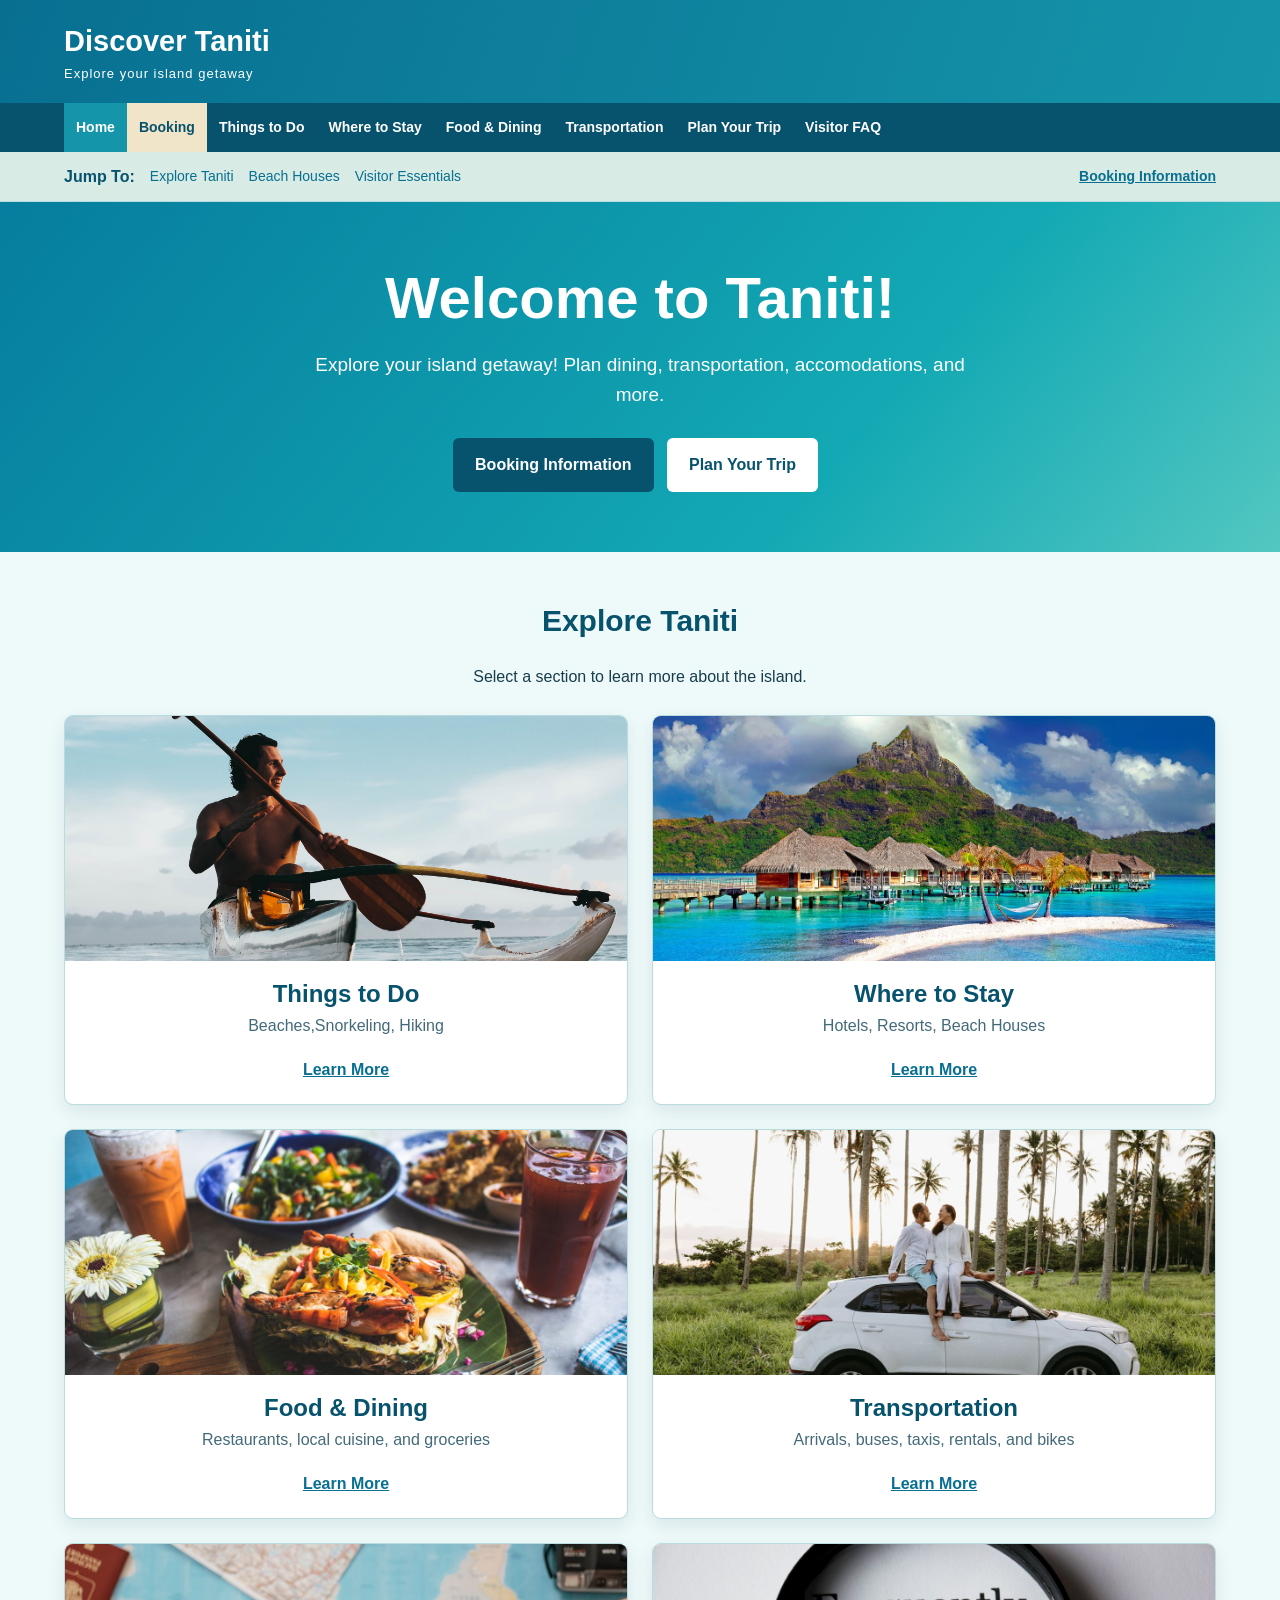
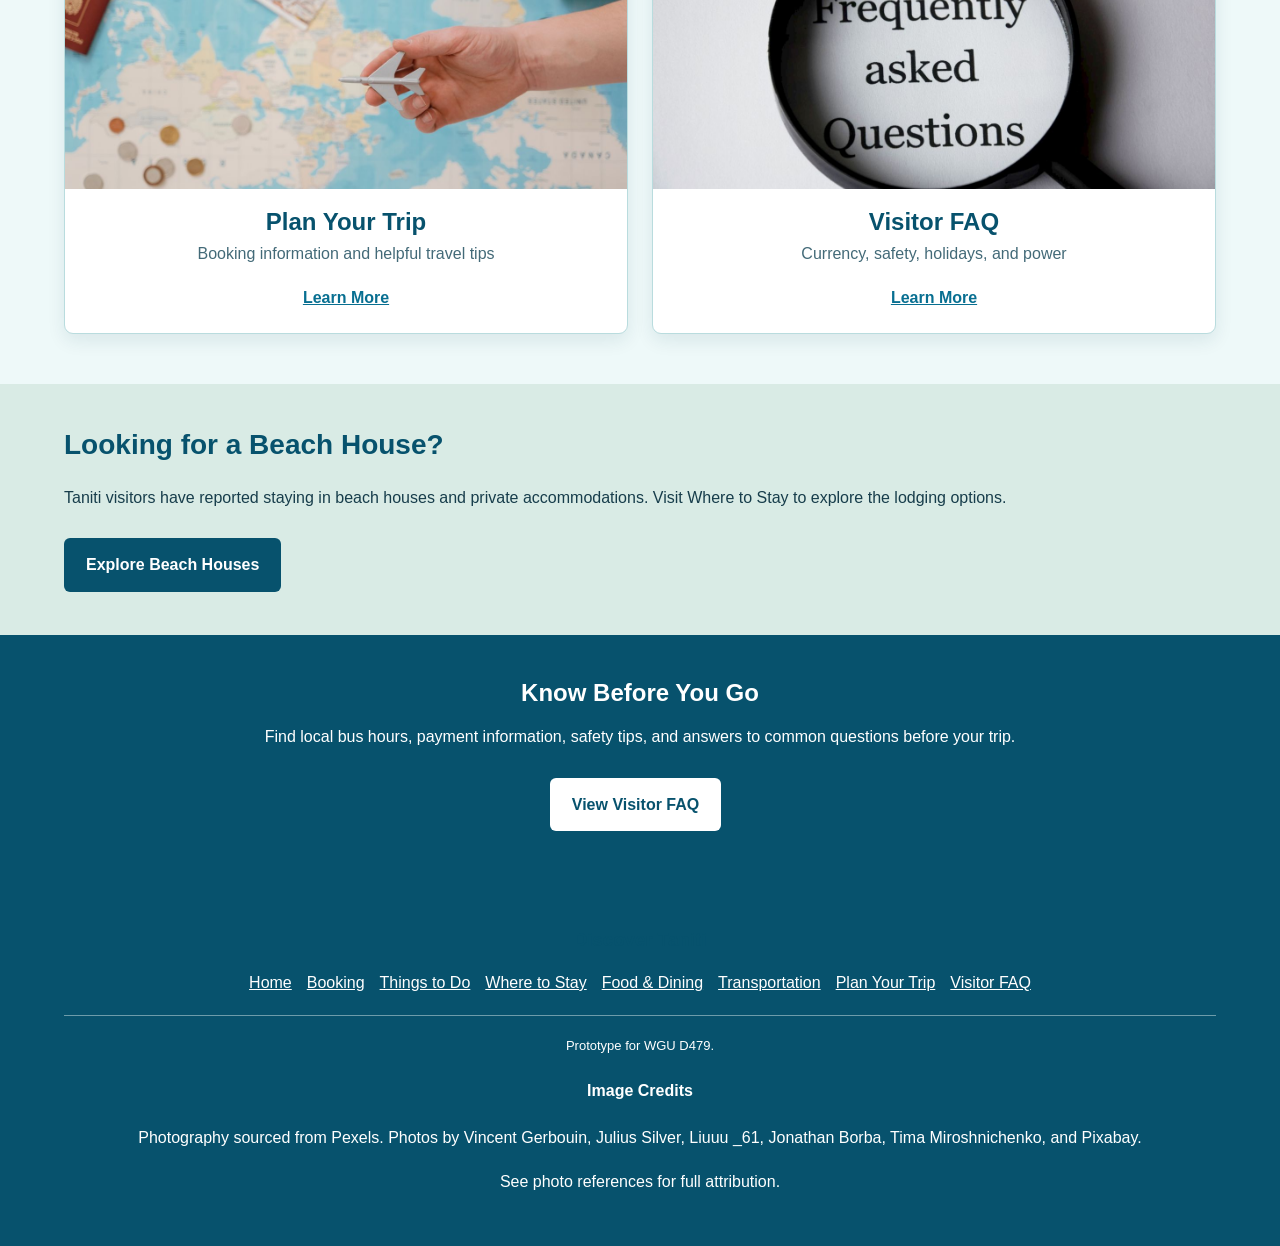
<file: PerkinsNathanD479Task1/index.html>
<!DOCTYPE html>
<html lang="en">

<head>
    <meta charset="UTF-8">
    <meta name="viewport" content="width=device-width, initial-scale=1.0">
    <meta name="description" content="Plan a trip to Taniti with attractions, accommodations, dining, transport, and travel advice.">
    <title>Home | Discover Taniti</title>
    <link rel="stylesheet" href="styles.css">
    <script src="script.js" defer></script>
</head>

<body>
    <a href="#main-content" class="skip-link">Skip to main content</a>

    <!-- Header -->
    <header class="site-header">
        <div class="container header-content">
            <div class="site-title">
                <a href="index.html">Discover Taniti</a>
                <p>Explore your island getaway</p>
            </div>

            <!-- Booking available via mobile -->
            <div class="header-shortcuts">
                <a href="index.html">Home</a>
                <a href="booking.html" class="shortcut-booking">Booking</a>
            </div>
            <button type="button" class="menu-toggle" aria-controls="primary-navigation"
                    aria-expanded="false">Menu</button>
        </div>
    </header>

    <!-- Menu Navigation -->
    <nav class="main-nav" aria-label="Main navigation">
        <div class="container nav-links" id="primary-navigation">
                <a href="index.html" class="active" aria-current="page">Home</a>
                <a href="booking.html">Booking</a>
                <a href="activities.html">Things to Do</a>
                <a href="stay.html">Where to Stay</a>
                <a href="dining.html">Food &amp; Dining</a>
                <a href="transportation.html">Transportation</a>
                <a href="plan.html">Plan Your Trip</a>
                <a href="faq.html">Visitor FAQ</a>
        </div>
    </nav>

    <!-- Secondary Navigation -->
    <nav class="secondary-nav" aria-label="On this page">
        <div class="container secondary-content">
            <div class="jump-links">
                <strong>Jump To:</strong>
                    <a href="#explore">Explore Taniti</a>
                    <a href="#beach-houses">Beach Houses</a>
                    <a href="#essentials">Visitor Essentials</a>
            </div>
            <a class="secondary-booking" href="booking.html">Booking Information</a>
        </div>
    </nav>

    <main id="main-content">
        <!-- Welcome section -->
        <section class="welcome-section">
            <div class="container">
                <h1>Welcome to Taniti!</h1>
                <p>Explore your island getaway! Plan dining, transportation, accomodations, and more.</p>
                <a href="booking.html" class="button">Booking Information</a>
                <a href="plan.html" class="button button-light">Plan Your Trip</a>
            </div>
        </section>

        <!-- Explore Taniti Cards -->
        <section id="explore" class="feature-section">
            <div class="container">
                <h2>Explore Taniti</h2>
                <p>Select a section to learn more about the island.</p>
                <div class="feature-grid">
                <article class="feature-card">
                    <img src="images/kayakstockimage.jpg" alt="" class="feature-photo card-photo"
                         width="800" height="400">
                    <h3>Things to Do</h3>
                    <p>Beaches,Snorkeling, Hiking</p>
                    <a href="activities.html" class="card-link">Learn More</a>
                </article>

                <article class="feature-card">
                    <img src="images/housingstockimage.jpg" alt="" class="feature-photo card-photo"
                         width="800" height="400">
                    <h3>Where to Stay</h3>
                    <p>Hotels, Resorts, Beach Houses</p>
                    <a href="stay.html" class="card-link">Learn More</a>
                </article>

                <article class="feature-card">
                    <img src="images/foodstockimage.jpg" alt="" class="feature-photo card-photo"
                         width="800" height="400">
                    <h3>Food &amp; Dining</h3>
                    <p>Restaurants, local cuisine, and groceries</p>
                    <a href="dining.html" class="card-link">Learn More</a>
                </article>

                <article class="feature-card">
                    <img src="images/vehiclestockimage.jpg" alt="" class="feature-photo card-photo"
                         width="800" height="400">
                    <h3>Transportation</h3>
                    <p>Arrivals, buses, taxis, rentals, and bikes</p>
                    <a href="transportation.html" class="card-link">Learn More</a>
                </article>

                <article class="feature-card">
                    <img src="images/vacationplanstockimage.jpg" alt="" class="feature-photo card-photo"
                         width="800" height="400">
                    <h3>Plan Your Trip</h3>
                    <p>Booking information and helpful travel tips</p>
                    <a href="plan.html" class="card-link">Learn More</a>
                </article>

                <article class="feature-card">
                    <img src="images/faqstockimage.jpg" alt="" class="feature-photo card-photo"
                         width="800" height="400">
                    <h3>Visitor FAQ</h3>
                    <p>Currency, safety, holidays, and power</p>
                    <a href="faq.html" class="card-link">Learn More</a>
                </article>
                </div>
            </div>
        </section>

        <!-- Beach house info, adding after guerrila testing -->
        <section id="beach-houses" class="content-section content-section-alt">
            <div class="container">
                <h2>Looking for a Beach House?</h2>
                <p>Taniti visitors have reported staying in beach houses and private
                   accommodations. Visit Where to Stay to explore the lodging options.</p>
                <a href="stay.html#beach-houses" class="button">Explore Beach Houses</a>
            </div>
        </section>

        <!-- Visitor Essential Info -->
        <section id="essentials" class="callout-section">
            <div class="container">
                <h2>Know Before You Go</h2>
                <p>Find local bus hours, payment information, safety tips, and answers
                   to common questions before your trip.</p>
                <a href="faq.html" class="button button-light">View Visitor FAQ</a>
            </div>
        </section>
    </main>

    
<!-- Footer -->
<footer class="site-footer">
    <div class="container">

        <h3>Discover Taniti</h3>

        <!-- Footer Navigation -->
        <nav aria-label="Footer navigation">
            <a href="index.html">Home</a>
            <a href="booking.html">Booking</a>
            <a href="activities.html">Things to Do</a>
            <a href="stay.html">Where to Stay</a>
            <a href="dining.html">Food &amp; Dining</a>
            <a href="transportation.html">Transportation</a>
            <a href="plan.html">Plan Your Trip</a>
            <a href="faq.html">Visitor FAQ</a>
        </nav>

        <!-- Project Information -->
        <p class="source-note">
            Prototype for WGU D479.
        </p>

        <!-- Image Credits -->
        <div class="image-credits">
            <h4>Image Credits</h4>

            <p>
                Photography sourced from Pexels.
                Photos by Vincent Gerbouin, Julius Silver,
                Liuuu _61, Jonathan Borba,
                Tima Miroshnichenko, and Pixabay.
            </p>

            <p>
                See photo references for full attribution.
            </p>
        </div>

    </div>
</footer>

</body>
</html>
</file>
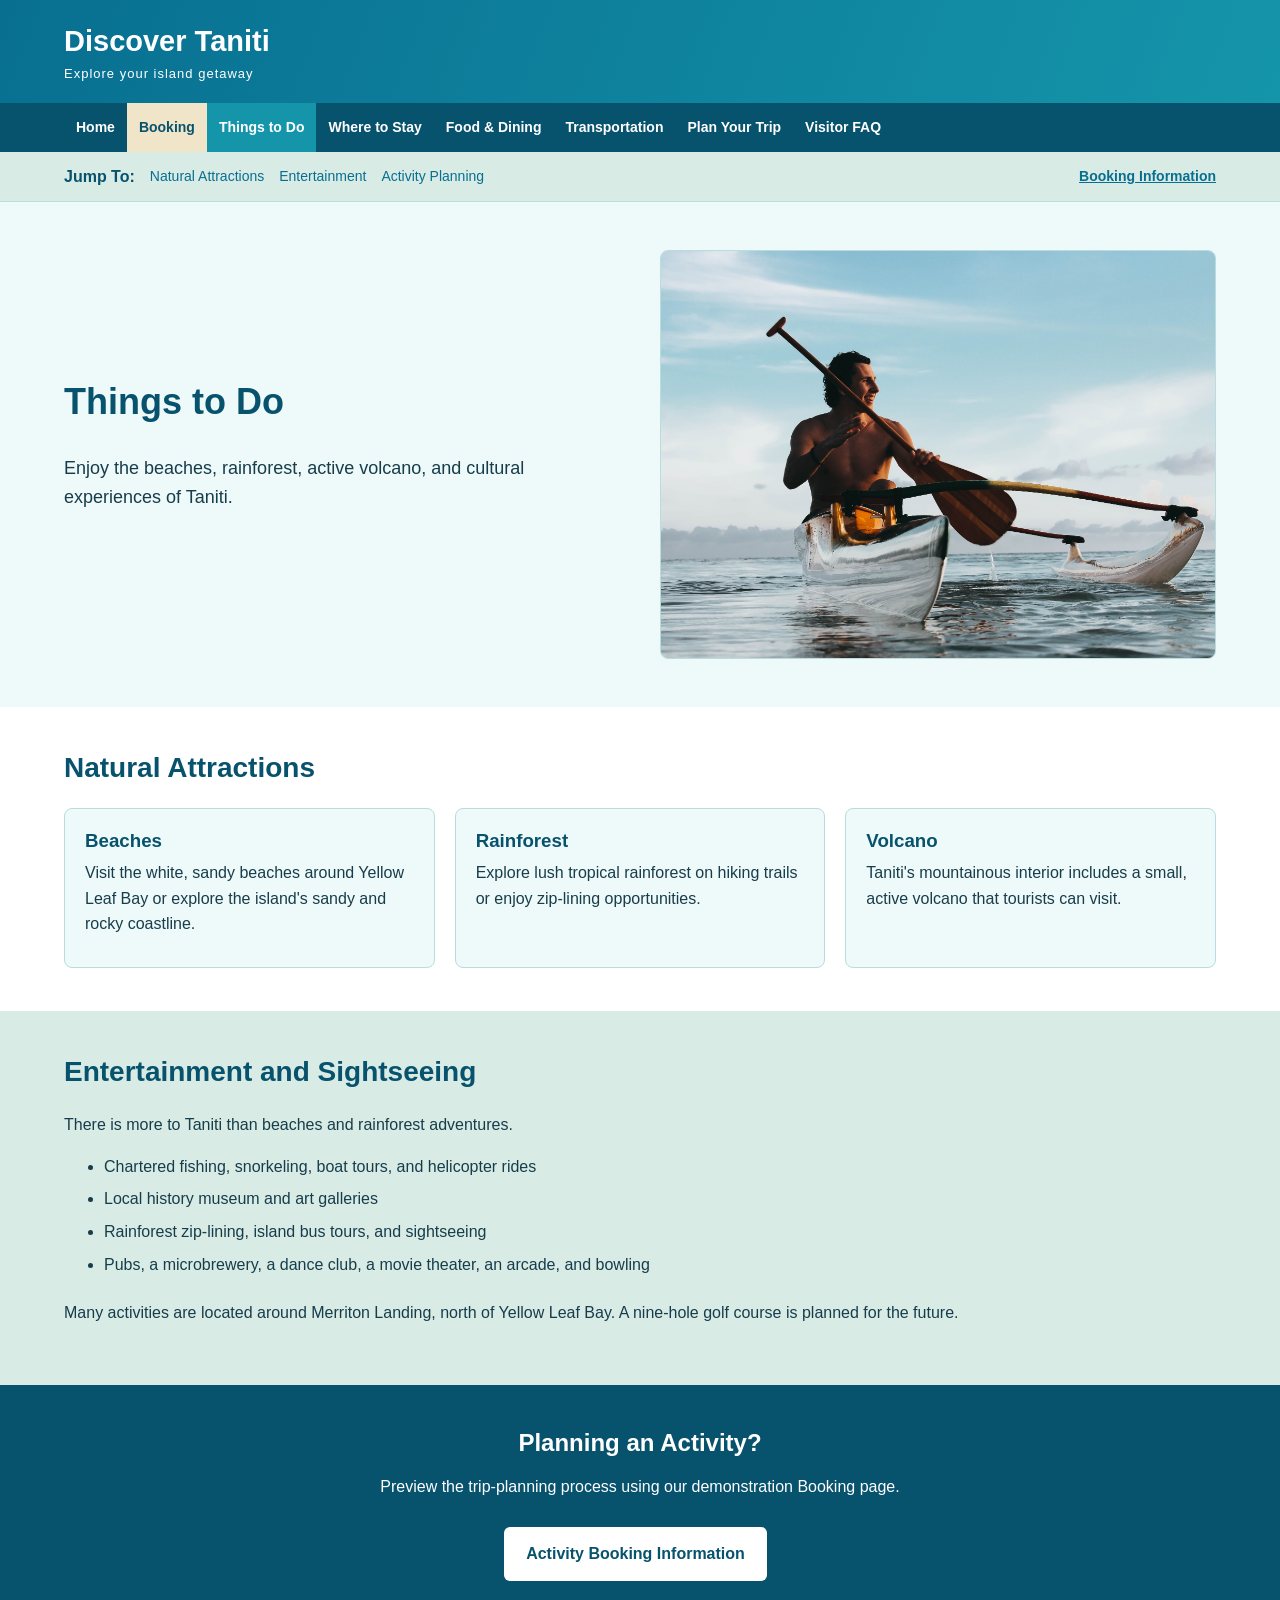
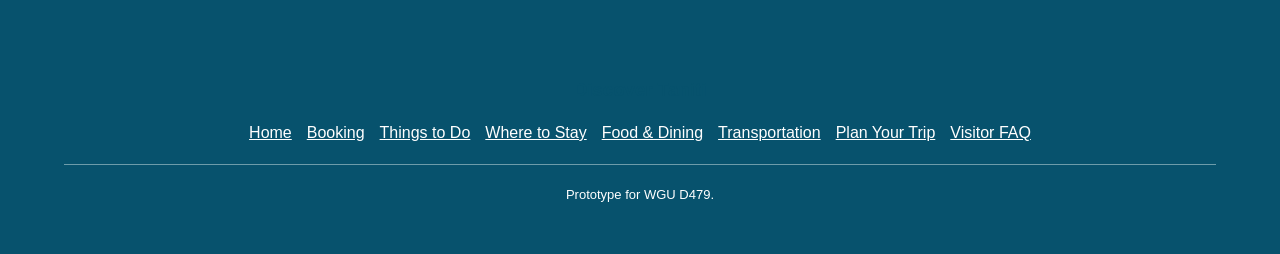
<file: PerkinsNathanD479Task1/activities.html>
<!DOCTYPE html>
<html lang="en">

<head>
    <meta charset="UTF-8">
    <meta name="viewport" content="width=device-width, initial-scale=1.0">
    <meta name="description" content="Explore Taniti beaches, rainforest, volcano and entertainment.">
    <title>Things to Do | Discover Taniti</title>
    <link rel="stylesheet" href="styles.css">
    <script src="script.js" defer></script>
</head>

<body>
    <a href="#main-content" class="skip-link">Skip to main content</a>

    <!-- Header -->
    <header class="site-header">
        <div class="container header-content">
            <div class="site-title">
                <a href="index.html">Discover Taniti</a>
                <p>Explore your island getaway</p>
            </div>

            <!-- HOME AND BOOKING REMAIN ACCESSIBLE ON MOBILE -->
            <div class="header-shortcuts">
                <a href="index.html">Home</a>
                <a href="booking.html" class="shortcut-booking">Booking</a>
            </div>
            <button type="button" class="menu-toggle" aria-controls="primary-navigation"
                    aria-expanded="false">Menu</button>
        </div>
    </header>

    <!-- Menu Navigation -->
    <nav class="main-nav" aria-label="Main navigation">
        <div class="container nav-links" id="primary-navigation">
                <a href="index.html">Home</a>
                <a href="booking.html">Booking</a>
                <a href="activities.html" class="active" aria-current="page">Things to Do</a>
                <a href="stay.html">Where to Stay</a>
                <a href="dining.html">Food &amp; Dining</a>
                <a href="transportation.html">Transportation</a>
                <a href="plan.html">Plan Your Trip</a>
                <a href="faq.html">Visitor FAQ</a>
        </div>
    </nav>

    <!-- Secondary Navigation -->
    <nav class="secondary-nav" aria-label="On this page">
        <div class="container secondary-content">
            <div class="jump-links">
                <strong>Jump To:</strong>
                    <a href="#nature">Natural Attractions</a>
                    <a href="#entertainment">Entertainment</a>
                    <a href="#activity-booking">Activity Planning</a>
            </div>
            <a class="secondary-booking" href="booking.html">Booking Information</a>
        </div>
    </nav>

    <main id="main-content">
        <!-- Page Introduction -->
        <section class="page-intro container">
            <div class="page-intro-text">
                <h1>Things to Do</h1>
                <p>Enjoy the beaches, rainforest, active volcano, and cultural experiences of Taniti.</p>
            </div>
            <img src="images/kayakstockimage.jpg" alt="" class="page-intro-image"
                 width="800" height="400">
        </section>

        <!-- Outdoor Attractions -->
        <section id="nature" class="content-section">
            <div class="container">
                <h2>Natural Attractions</h2>
                <div class="info-grid">
                    <article class="info-card">
                        <h3>Beaches</h3>
                        <p>Visit the white, sandy beaches around Yellow Leaf Bay
                           or explore the island's sandy and rocky coastline.</p>
                    </article>
                    <article class="info-card">
                        <h3>Rainforest</h3>
                        <p>Explore lush tropical rainforest on hiking trails
                           or enjoy zip-lining opportunities.</p>
                    </article>
                    <article class="info-card">
                        <h3>Volcano</h3>
                        <p>Taniti's mountainous interior includes a small,
                           active volcano that tourists can visit.</p>
                    </article>
                </div>
            </div>
        </section>

        <!-- Entertainment -->
        <section id="entertainment" class="content-section content-section-alt">
            <div class="container">
                <h2>Entertainment and Sightseeing</h2>
                <p>There is more to Taniti than beaches and rainforest adventures.</p>
                <ul>
                    <li>Chartered fishing, snorkeling, boat tours, and helicopter rides</li>
                    <li>Local history museum and art galleries</li>
                    <li>Rainforest zip-lining, island bus tours, and sightseeing</li>
                    <li>Pubs, a microbrewery, a dance club, a movie theater,
                        an arcade, and bowling</li>
                </ul>
                <p>Many activities are located around Merriton Landing, north of
                   Yellow Leaf Bay. A nine-hole golf course is planned for the future.</p>
            </div>
        </section>

        <!-- Planning Activities -->
        <section id="activity-booking" class="callout-section">
            <div class="container">
                <h2>Planning an Activity?</h2>
                <p>Preview the trip-planning process using our demonstration Booking page.</p>
                <a href="booking.html?type=activity" class="button button-light">Activity Booking Information</a>
            </div>
        </section>
    </main>


    <!-- Footer -->
    <footer class="site-footer">
        <div class="container">

            <h3>Discover Taniti</h3>

            <!-- Footer Navigation -->
            <nav aria-label="Footer navigation">
                <a href="index.html">Home</a>
                <a href="booking.html">Booking</a>
                <a href="activities.html">Things to Do</a>
                <a href="stay.html">Where to Stay</a>
                <a href="dining.html">Food &amp; Dining</a>
                <a href="transportation.html">Transportation</a>
                <a href="plan.html">Plan Your Trip</a>
                <a href="faq.html">Visitor FAQ</a>
            </nav>

            <!-- Project Information -->
            <p class="source-note">
                Prototype for WGU D479.
            </p>

        </div>
    </footer>

    </body>
    </html>
</file>
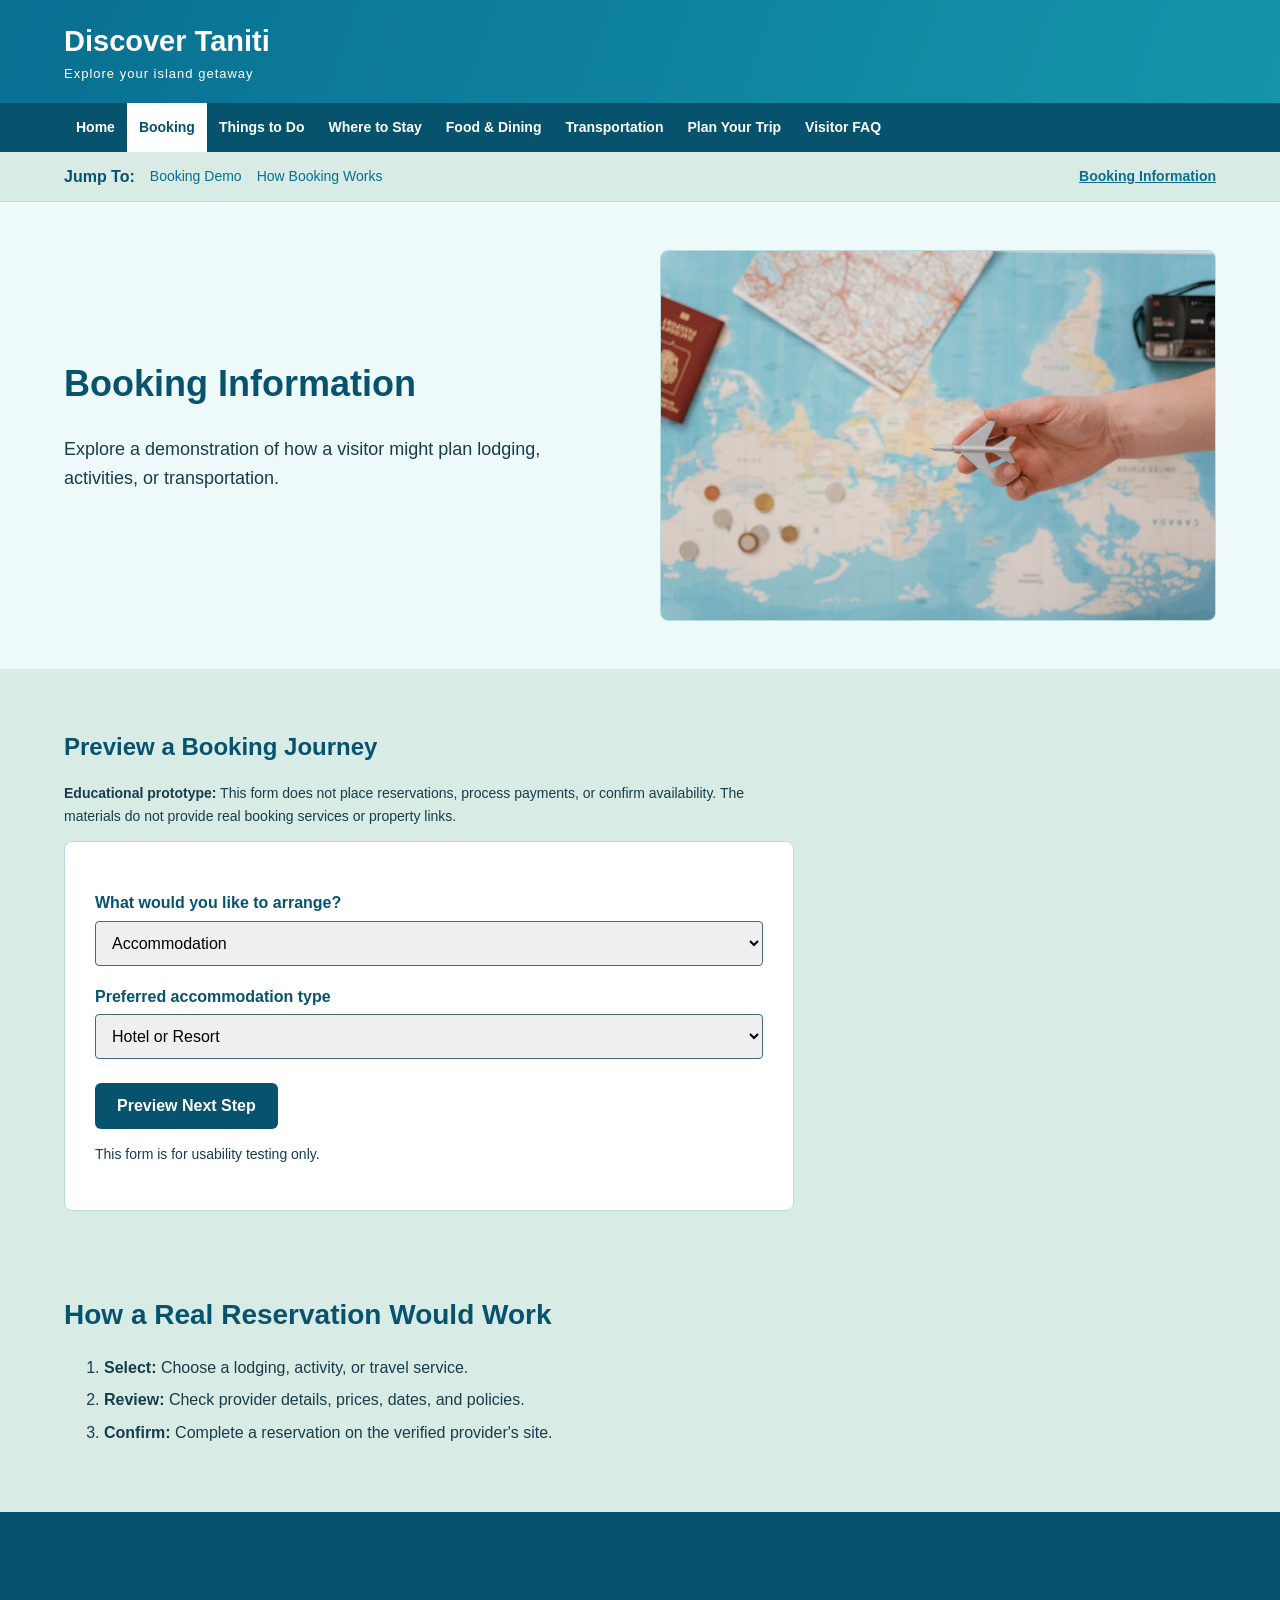
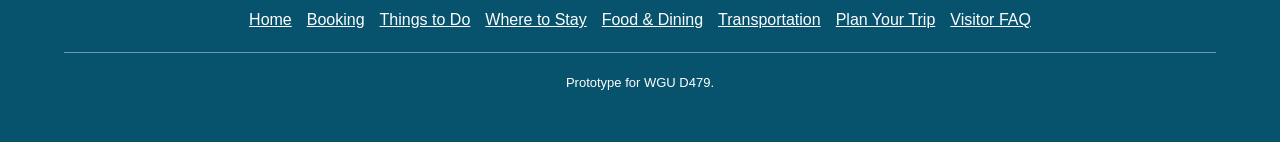
<file: PerkinsNathanD479Task1/booking.html>
<!DOCTYPE html>
<html lang="en">

<head>
    <meta charset="UTF-8">
    <meta name="viewport" content="width=device-width, initial-scale=1.0">
    <meta name="description" content="Explore Taniti lodging, activity, and transportation booking demonstrations.">
    <title>Booking | Discover Taniti</title>
    <link rel="stylesheet" href="styles.css">
    <script src="script.js" defer></script>
</head>

<body>
    <a href="#main-content" class="skip-link">Skip to main content</a>

    <!-- Header -->
    <header class="site-header">
        <div class="container header-content">
            <div class="site-title">
                <a href="index.html">Discover Taniti</a>
                <p>Explore your island getaway</p>
            </div>

            <!-- HOME AND BOOKING REMAIN ACCESSIBLE ON MOBILE -->
            <div class="header-shortcuts">
                <a href="index.html">Home</a>
                <a href="booking.html" class="shortcut-booking">Booking</a>
            </div>
            <button type="button" class="menu-toggle" aria-controls="primary-navigation"
                    aria-expanded="false">Menu</button>
        </div>
    </header>

    <!-- Menu Navigation -->
    <nav class="main-nav" aria-label="Main navigation">
        <div class="container nav-links" id="primary-navigation">
                <a href="index.html">Home</a>
                <a href="booking.html" class="active" aria-current="page">Booking</a>
                <a href="activities.html">Things to Do</a>
                <a href="stay.html">Where to Stay</a>
                <a href="dining.html">Food &amp; Dining</a>
                <a href="transportation.html">Transportation</a>
                <a href="plan.html">Plan Your Trip</a>
                <a href="faq.html">Visitor FAQ</a>
        </div>
    </nav>

    <!-- Secondary Navigation -->
    <nav class="secondary-nav" aria-label="On this page">
        <div class="container secondary-content">
            <div class="jump-links">
                <strong>Jump To:</strong>
                    <a href="#reservation-demo">Booking Demo</a>
                    <a href="#booking-process">How Booking Works</a>
            </div>
            <a class="secondary-booking" href="booking.html">Booking Information</a>
        </div>
    </nav>

    <main id="main-content">
        <!-- Page Intro -->
        <section class="page-intro container">
            <div class="page-intro-text">
                <h1>Booking Information</h1>
                <p>Explore a demonstration of how a visitor might plan lodging, activities, or transportation.</p>
            </div>
            <img src="images/vacationplanstockimage.jpg" alt="" class="page-intro-image"
                 width="800" height="400">
        </section>

        <!-- Booking Demo -->
        <section id="reservation-demo" class="booking-section">
            <div class="container">
                <h2>Preview a Booking Journey</h2>
                <p class="prototype-note"><strong>Educational prototype:</strong>
                   This form does not place reservations, process payments, or
                   confirm availability. The materials do not provide real
                   booking services or property links.</p>

                <form class="booking-form" id="booking-demo">
                    <label for="booking-service">What would you like to arrange?</label>
                    <select id="booking-service" name="service" required>
                        <option value="stay">Accommodation</option>
                        <option value="activity">Activity or Tour</option>
                        <option value="transport">Transportation</option>
                    </select>

                    <div id="stay-options">
                        <label for="stay-type">Preferred accommodation type</label>
                        <select id="stay-type" name="accommodation">
                            <option value="hotel">Hotel or Resort</option>
                            <option value="beach-house">Beach House or Private Rental</option>
                            <option value="bed-breakfast">Bed &amp; Breakfast</option>
                            <option value="hostel">Hostel</option>
                        </select>
                    </div>

                    <button type="submit" class="button">Preview Next Step</button>
                    <p class="form-note">This form is for usability testing only.</p>

                    <div id="booking-result" class="booking-result" role="status"
                         tabindex="-1" hidden>
                        <h3>Next Step</h3>
                        <p id="booking-output"></p>
                        <a id="booking-next" href="stay.html" class="button button-outline">
                            Explore Accommodation Information
                        </a>
                    </div>
                </form>
            </div>
        </section>

        <!-- Booking Process -->
        <section id="booking-process" class="content-section content-section-alt">
            <div class="container">
                <h2>How a Real Reservation Would Work</h2>
                <ol>
                    <li><strong>Select:</strong> Choose a lodging, activity, or travel service.</li>
                    <li><strong>Review:</strong> Check provider details, prices, dates, and policies.</li>
                    <li><strong>Confirm:</strong> Complete a reservation on the verified provider's site.</li>
                </ol>
            </div>
        </section>
    </main>

    <!-- Footer -->
    <footer class="site-footer">
        <div class="container">

            <h3>Discover Taniti</h3>

            <!-- Footer Navigation -->
            <nav aria-label="Footer navigation">
                <a href="index.html">Home</a>
                <a href="booking.html">Booking</a>
                <a href="activities.html">Things to Do</a>
                <a href="stay.html">Where to Stay</a>
                <a href="dining.html">Food &amp; Dining</a>
                <a href="transportation.html">Transportation</a>
                <a href="plan.html">Plan Your Trip</a>
                <a href="faq.html">Visitor FAQ</a>
            </nav>

            <!-- Project Information -->
            <p class="source-note">
                Prototype for WGU D479.
            </p>

        </div>
    </footer>

    </body>
    </html>
</file>
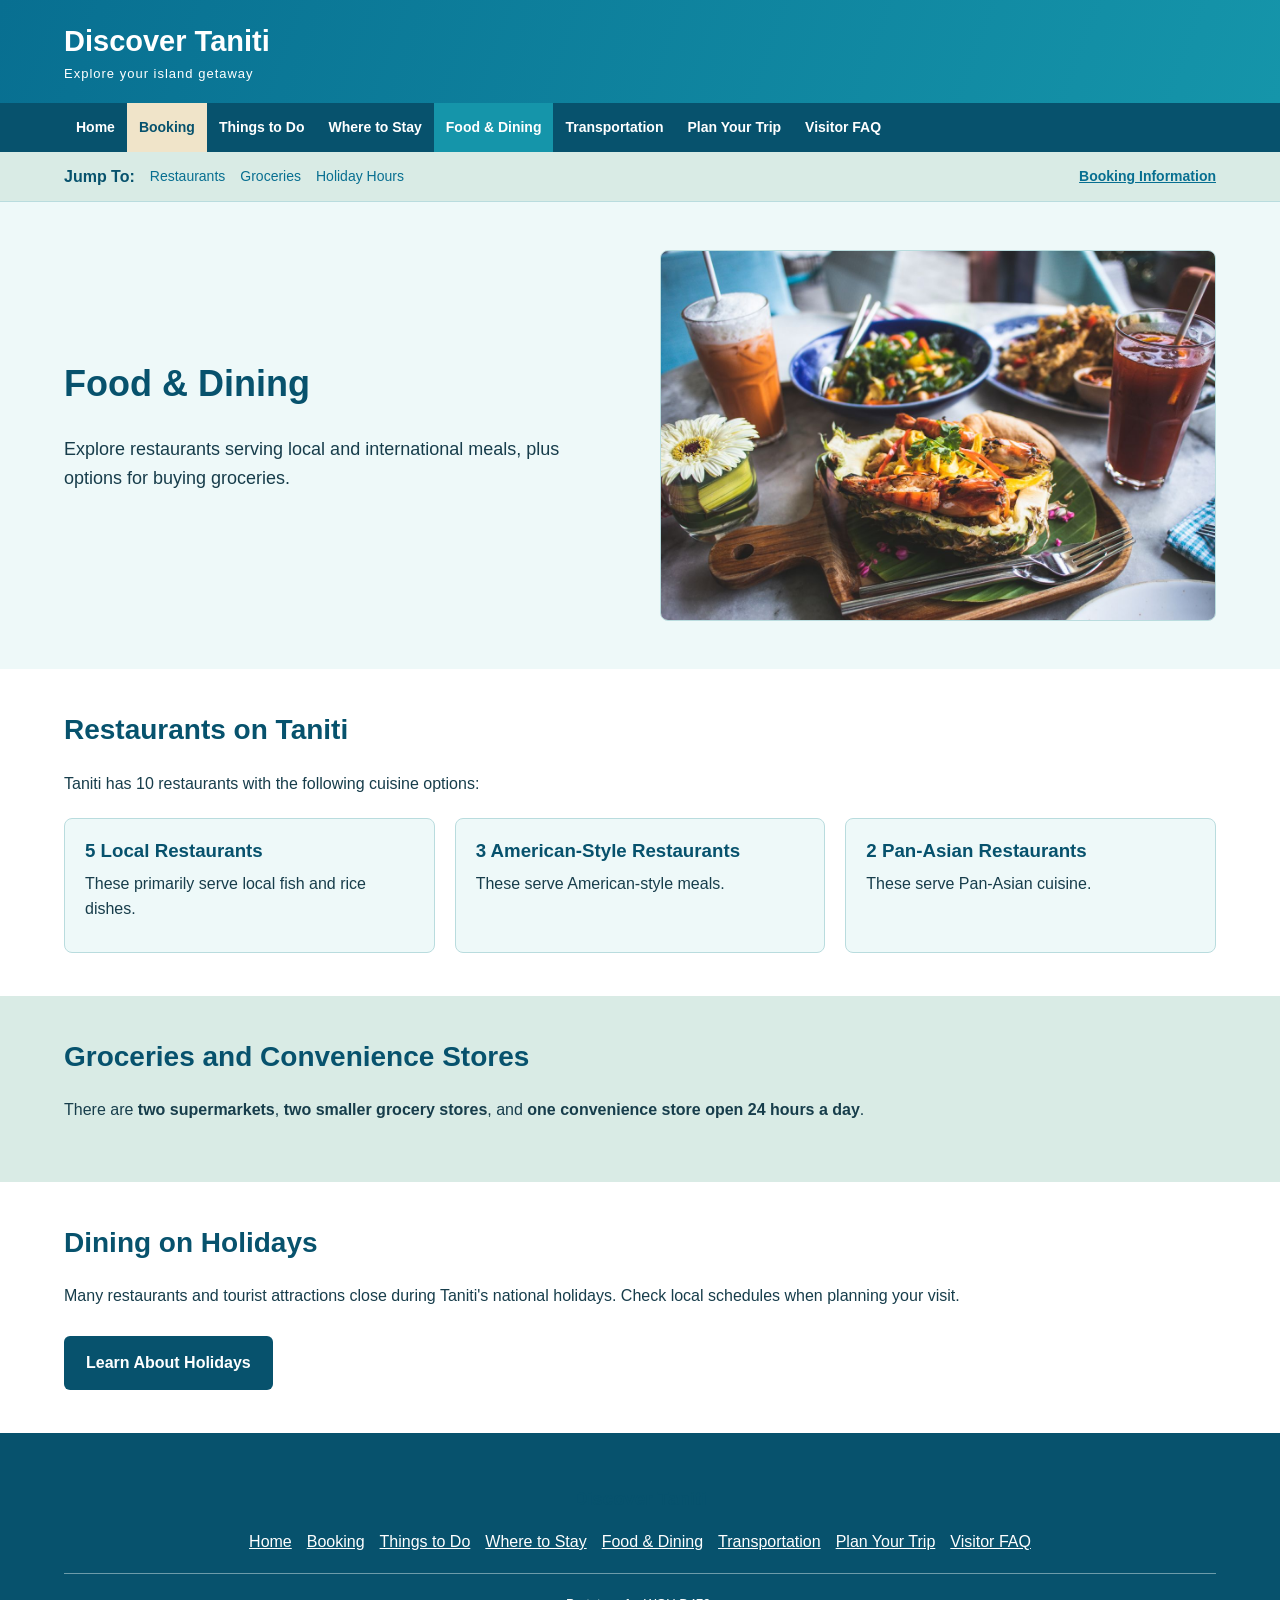
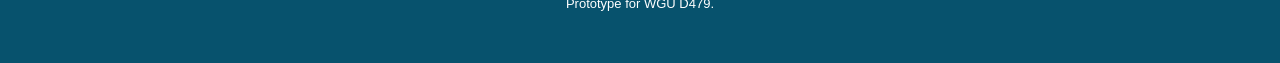
<file: PerkinsNathanD479Task1/dining.html>
<!DOCTYPE html>
<html lang="en">

<head>
    <meta charset="UTF-8">
    <meta name="viewport" content="width=device-width, initial-scale=1.0">
    <meta name="description" content="Explore Taniti restaurants and grocery stores.">
    <title>Food &amp; Dining | Discover Taniti</title>
    <link rel="stylesheet" href="styles.css">
    <script src="script.js" defer></script>
</head>

<body>
    <a href="#main-content" class="skip-link">Skip to main content</a>

    <!-- Header -->
    <header class="site-header">
        <div class="container header-content">
            <div class="site-title">
                <a href="index.html">Discover Taniti</a>
                <p>Explore your island getaway</p>
            </div>

            <!-- Mobile booking accessible -->
            <div class="header-shortcuts">
                <a href="index.html">Home</a>
                <a href="booking.html" class="shortcut-booking">Booking</a>
            </div>
            <button type="button" class="menu-toggle" aria-controls="primary-navigation"
                    aria-expanded="false">Menu</button>
        </div>
    </header>

    <!-- Main Navigation -->
    <nav class="main-nav" aria-label="Main navigation">
        <div class="container nav-links" id="primary-navigation">
                <a href="index.html">Home</a>
                <a href="booking.html">Booking</a>
                <a href="activities.html">Things to Do</a>
                <a href="stay.html">Where to Stay</a>
                <a href="dining.html" class="active" aria-current="page">Food &amp; Dining</a>
                <a href="transportation.html">Transportation</a>
                <a href="plan.html">Plan Your Trip</a>
                <a href="faq.html">Visitor FAQ</a>
        </div>
    </nav>

    <!-- Secondary Navigation -->
    <nav class="secondary-nav" aria-label="On this page">
        <div class="container secondary-content">
            <div class="jump-links">
                <strong>Jump To:</strong>
                    <a href="#restaurants">Restaurants</a>
                    <a href="#groceries">Groceries</a>
                    <a href="#dining-holidays">Holiday Hours</a>
            </div>
            <a class="secondary-booking" href="booking.html">Booking Information</a>
        </div>
    </nav>

    <main id="main-content">
        <!-- Page Intro -->
        <section class="page-intro container">
            <div class="page-intro-text">
                <h1>Food &amp; Dining</h1>
                <p>Explore restaurants serving local and international meals, plus options for buying groceries.</p>
            </div>
            <img src="images/foodstockimage.jpg" alt="" class="page-intro-image"
                 width="800" height="400">
        </section>

        <!-- Restaurants -->
        <section id="restaurants" class="content-section">
            <div class="container">
                <h2>Restaurants on Taniti</h2>
                <p>Taniti has 10 restaurants with the following cuisine options:</p>
                <div class="info-grid">
                    <article class="info-card">
                        <h3>5 Local Restaurants</h3>
                        <p>These primarily serve local fish and rice dishes.</p>
                    </article>
                    <article class="info-card">
                        <h3>3 American-Style Restaurants</h3>
                        <p>These serve American-style meals.</p>
                    </article>
                    <article class="info-card">
                        <h3>2 Pan-Asian Restaurants</h3>
                        <p>These serve Pan-Asian cuisine.</p>
                    </article>
                </div>
            </div>
        </section>

        <!-- Groceries -->
        <section id="groceries" class="content-section content-section-alt">
            <div class="container">
                <h2>Groceries and Convenience Stores</h2>
                <p>There are <strong>two supermarkets</strong>, <strong>two smaller
                   grocery stores</strong>, and <strong>one convenience store
                   open 24 hours a day</strong>.</p>
            </div>
        </section>

        <!-- Holidays -->
        <section id="dining-holidays" class="content-section">
            <div class="container">
                <h2>Dining on Holidays</h2>
                <p>Many restaurants and tourist attractions close during Taniti's
                   national holidays. Check local schedules when planning your visit.</p>
                <a href="faq.html#holidays" class="button">Learn About Holidays</a>
            </div>
        </section>
    </main>

    
    <!-- FFooter -->
    <footer class="site-footer">
        <div class="container">

            <h3>Discover Taniti</h3>

            <!-- Footer Navigation -->
            <nav aria-label="Footer navigation">
                <a href="index.html">Home</a>
                <a href="booking.html">Booking</a>
                <a href="activities.html">Things to Do</a>
                <a href="stay.html">Where to Stay</a>
                <a href="dining.html">Food &amp; Dining</a>
                <a href="transportation.html">Transportation</a>
                <a href="plan.html">Plan Your Trip</a>
                <a href="faq.html">Visitor FAQ</a>
            </nav>

            <!-- Project info -->
            <p class="source-note">
                Prototype for WGU D479.
            </p>

        </div>
    </footer>

    </body>
    </html>
</file>
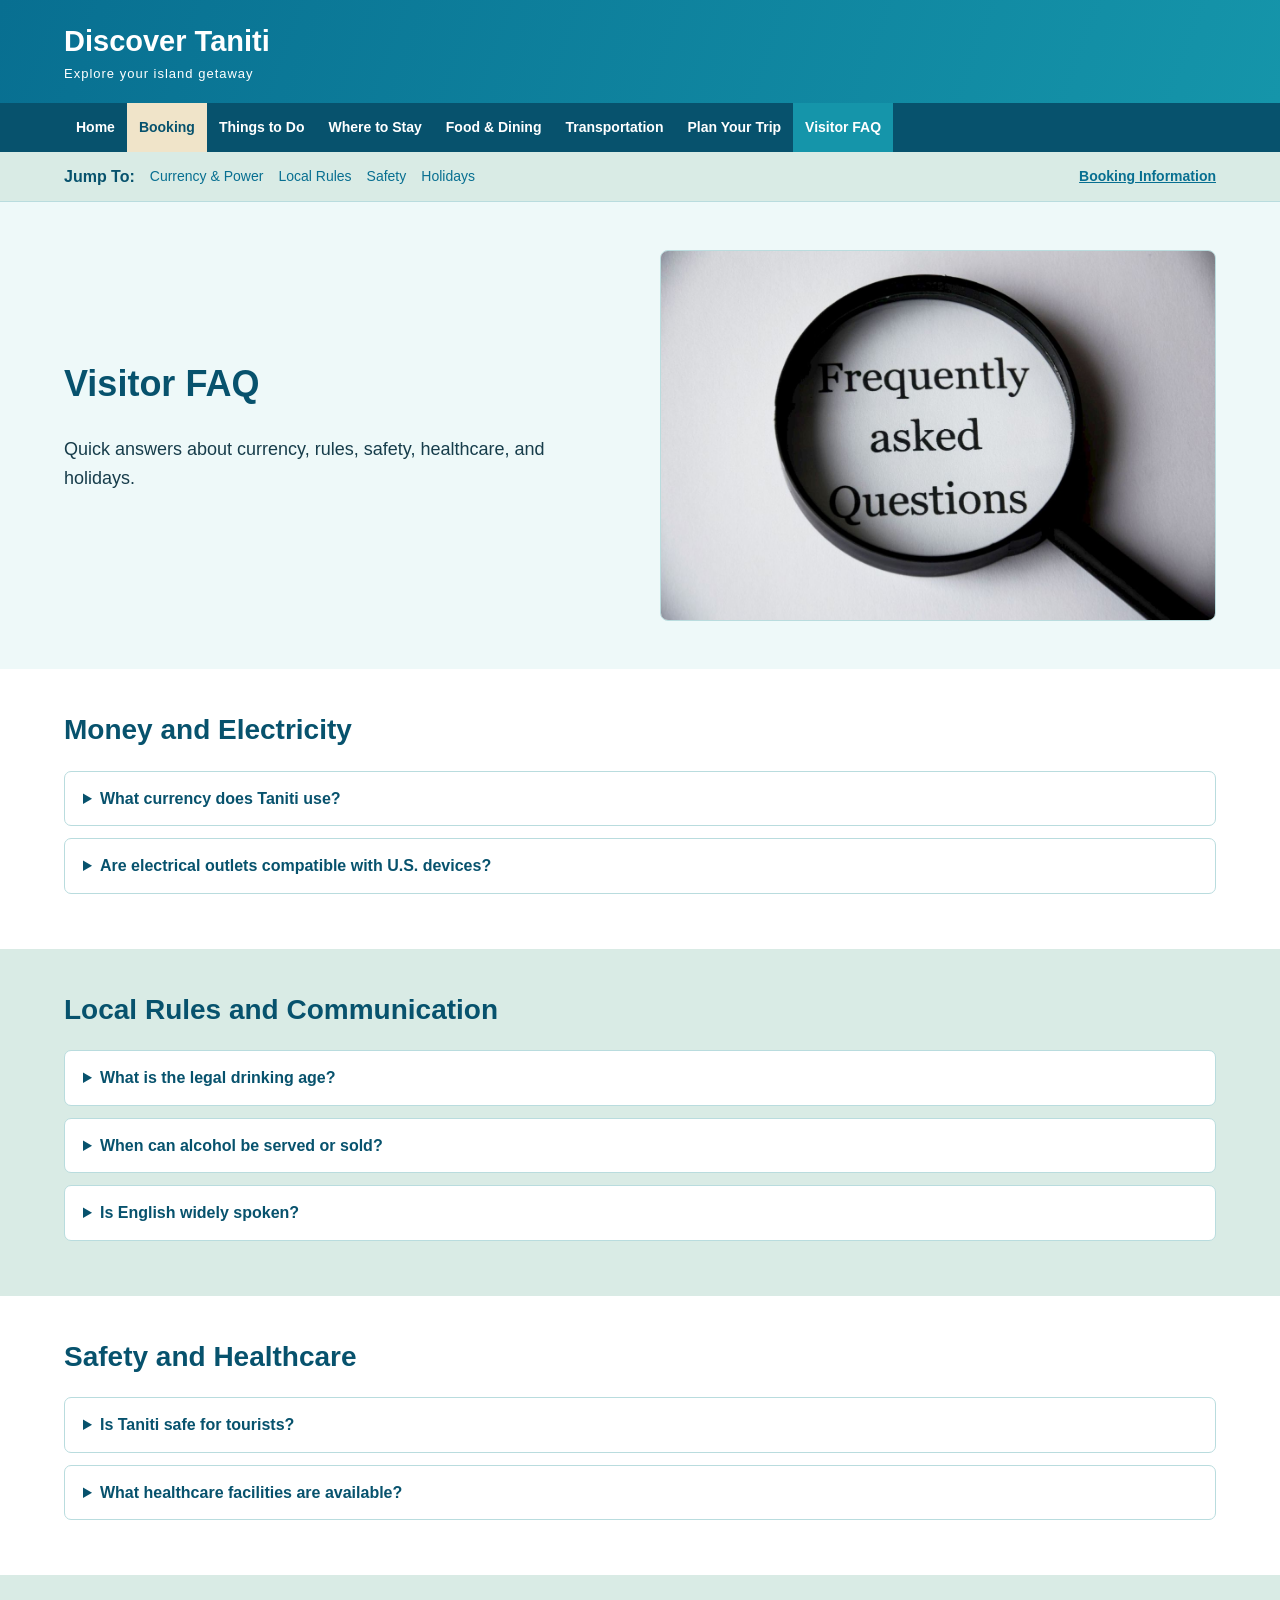
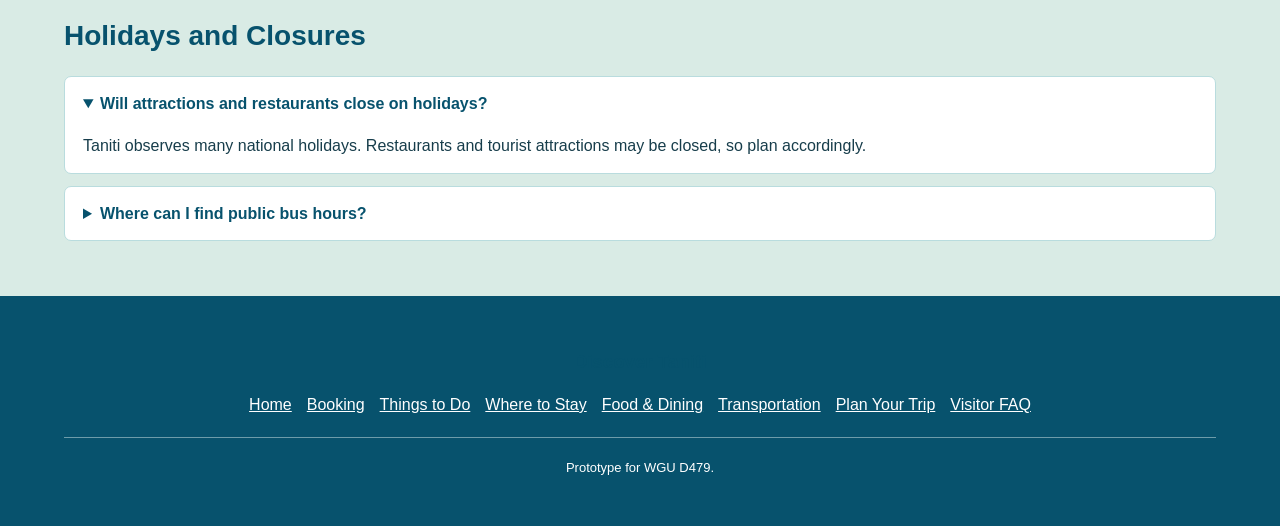
<file: PerkinsNathanD479Task1/faq.html>
<!DOCTYPE html>
<html lang="en">

<head>
    <meta charset="UTF-8">
    <meta name="viewport" content="width=device-width, initial-scale=1.0">
    <meta name="description" content="Answers about Taniti currency, power, safety, healthcare, and holidays.">
    <title>Visitor FAQ | Discover Taniti</title>
    <link rel="stylesheet" href="styles.css">
    <script src="script.js" defer></script>
</head>

<body>
    <a href="#main-content" class="skip-link">Skip to main content</a>

    <!-- Header -->
    <header class="site-header">
        <div class="container header-content">
            <div class="site-title">
                <a href="index.html">Discover Taniti</a>
                <p>Explore your island getaway</p>
            </div>

            <!-- Mobile access for booking available -->
            <div class="header-shortcuts">
                <a href="index.html">Home</a>
                <a href="booking.html" class="shortcut-booking">Booking</a>
            </div>
            <button type="button" class="menu-toggle" aria-controls="primary-navigation"
                    aria-expanded="false">Menu</button>
        </div>
    </header>

    <!-- Main Navigation -->
    <nav class="main-nav" aria-label="Main navigation">
        <div class="container nav-links" id="primary-navigation">
                <a href="index.html">Home</a>
                <a href="booking.html">Booking</a>
                <a href="activities.html">Things to Do</a>
                <a href="stay.html">Where to Stay</a>
                <a href="dining.html">Food &amp; Dining</a>
                <a href="transportation.html">Transportation</a>
                <a href="plan.html">Plan Your Trip</a>
                <a href="faq.html" class="active" aria-current="page">Visitor FAQ</a>
        </div>
    </nav>

    <!-- Secondary Navigation -->
    <nav class="secondary-nav" aria-label="On this page">
        <div class="container secondary-content">
            <div class="jump-links">
                <strong>Jump To:</strong>
                    <a href="#money">Currency &amp; Power</a>
                    <a href="#rules">Local Rules</a>
                    <a href="#safety">Safety</a>
                    <a href="#holidays">Holidays</a>
            </div>
            <a class="secondary-booking" href="booking.html">Booking Information</a>
        </div>
    </nav>

    <main id="main-content">
        <!-- Page Intro -->
        <section class="page-intro container">
            <div class="page-intro-text">
                <h1>Visitor FAQ</h1>
                <p>Quick answers about currency, rules, safety, healthcare, and holidays.</p>
            </div>
            <img src="images/faqstockimage.jpg" alt="" class="page-intro-image"
                 width="800" height="400">
        </section>

        <!-- Money and electricity -->
        <section id="money" class="content-section">
            <div class="container">
                <h2>Money and Electricity</h2>
                <div class="faq-list">
                    <details>
                        <summary>What currency does Taniti use?</summary>
                        <p>The U.S. dollar is the island's currency. Many businesses
                           also accept euros and yen. Banks offer currency exchange,
                           and many businesses accept major credit cards.</p>
                    </details>
                    <details>
                        <summary>Are electrical outlets compatible with U.S. devices?</summary>
                        <p>Taniti's electrical outlets use 120 volts, the same as in
                           the United States.</p>
                    </details>
                </div>
            </div>
        </section>

        <!-- Rules -->
        <section id="rules" class="content-section content-section-alt">
            <div class="container">
                <h2>Local Rules and Communication</h2>
                <div class="faq-list">
                    <details>
                        <summary>What is the legal drinking age?</summary>
                        <p>The drinking age is 18. The island information says the
                           drinking age is not strictly enforced.</p>
                    </details>
                    <details>
                        <summary>When can alcohol be served or sold?</summary>
                        <p>Alcohol cannot be sold or served from midnight to 9:00 a.m.</p>
                    </details>
                    <details>
                        <summary>Is English widely spoken?</summary>
                        <p>Many younger Tanitians speak fluent English. Much less
                           English is spoken by older residents, especially in rural areas.</p>
                    </details>
                </div>
            </div>
        </section>

        <!-- SSafety -->
        <section id="safety" class="content-section">
            <div class="container">
                <h2>Safety and Healthcare</h2>
                <div class="faq-list">
                    <details>
                        <summary>Is Taniti safe for tourists?</summary>
                        <p>Violent crime is very rare. Petty crime, including
                           pickpocketing, has increased as tourism has grown.</p>
                    </details>
                    <details>
                        <summary>What healthcare facilities are available?</summary>
                        <p>Taniti has one hospital and several clinics. Many staff
                           at the hospital speak multiple languages.</p>
                    </details>
                </div>
            </div>
        </section>

        <!-- Holidays -->
        <section id="holidays" class="content-section content-section-alt">
            <div class="container">
                <h2>Holidays and Closures</h2>
                <div class="faq-list">
                    <details open>
                        <summary>Will attractions and restaurants close on holidays?</summary>
                        <p>Taniti observes many national holidays. Restaurants and
                           tourist attractions may be closed, so plan accordingly.</p>
                    </details>
                    <details>
                        <summary>Where can I find public bus hours?</summary>
                        <p>Buses in Taniti City operate every day from 5:00 a.m.
                           to 11:00 p.m. More information is on the
                           <a href="transportation.html#getting-around">Transportation page</a>.</p>
                    </details>
                </div>
            </div>
        </section>
    </main>

    
    
    <!-- Footer -->
    <footer class="site-footer">
        <div class="container">

            <h3>Discover Taniti</h3>

            <!-- Footer Navigation -->
            <nav aria-label="Footer navigation">
                <a href="index.html">Home</a>
                <a href="booking.html">Booking</a>
                <a href="activities.html">Things to Do</a>
                <a href="stay.html">Where to Stay</a>
                <a href="dining.html">Food &amp; Dining</a>
                <a href="transportation.html">Transportation</a>
                <a href="plan.html">Plan Your Trip</a>
                <a href="faq.html">Visitor FAQ</a>
            </nav>

            <!-- Project info -->
            <p class="source-note">
                Prototype for WGU D479.
            </p>

        </div>
    </footer>

    </body>
    </html>
</file>
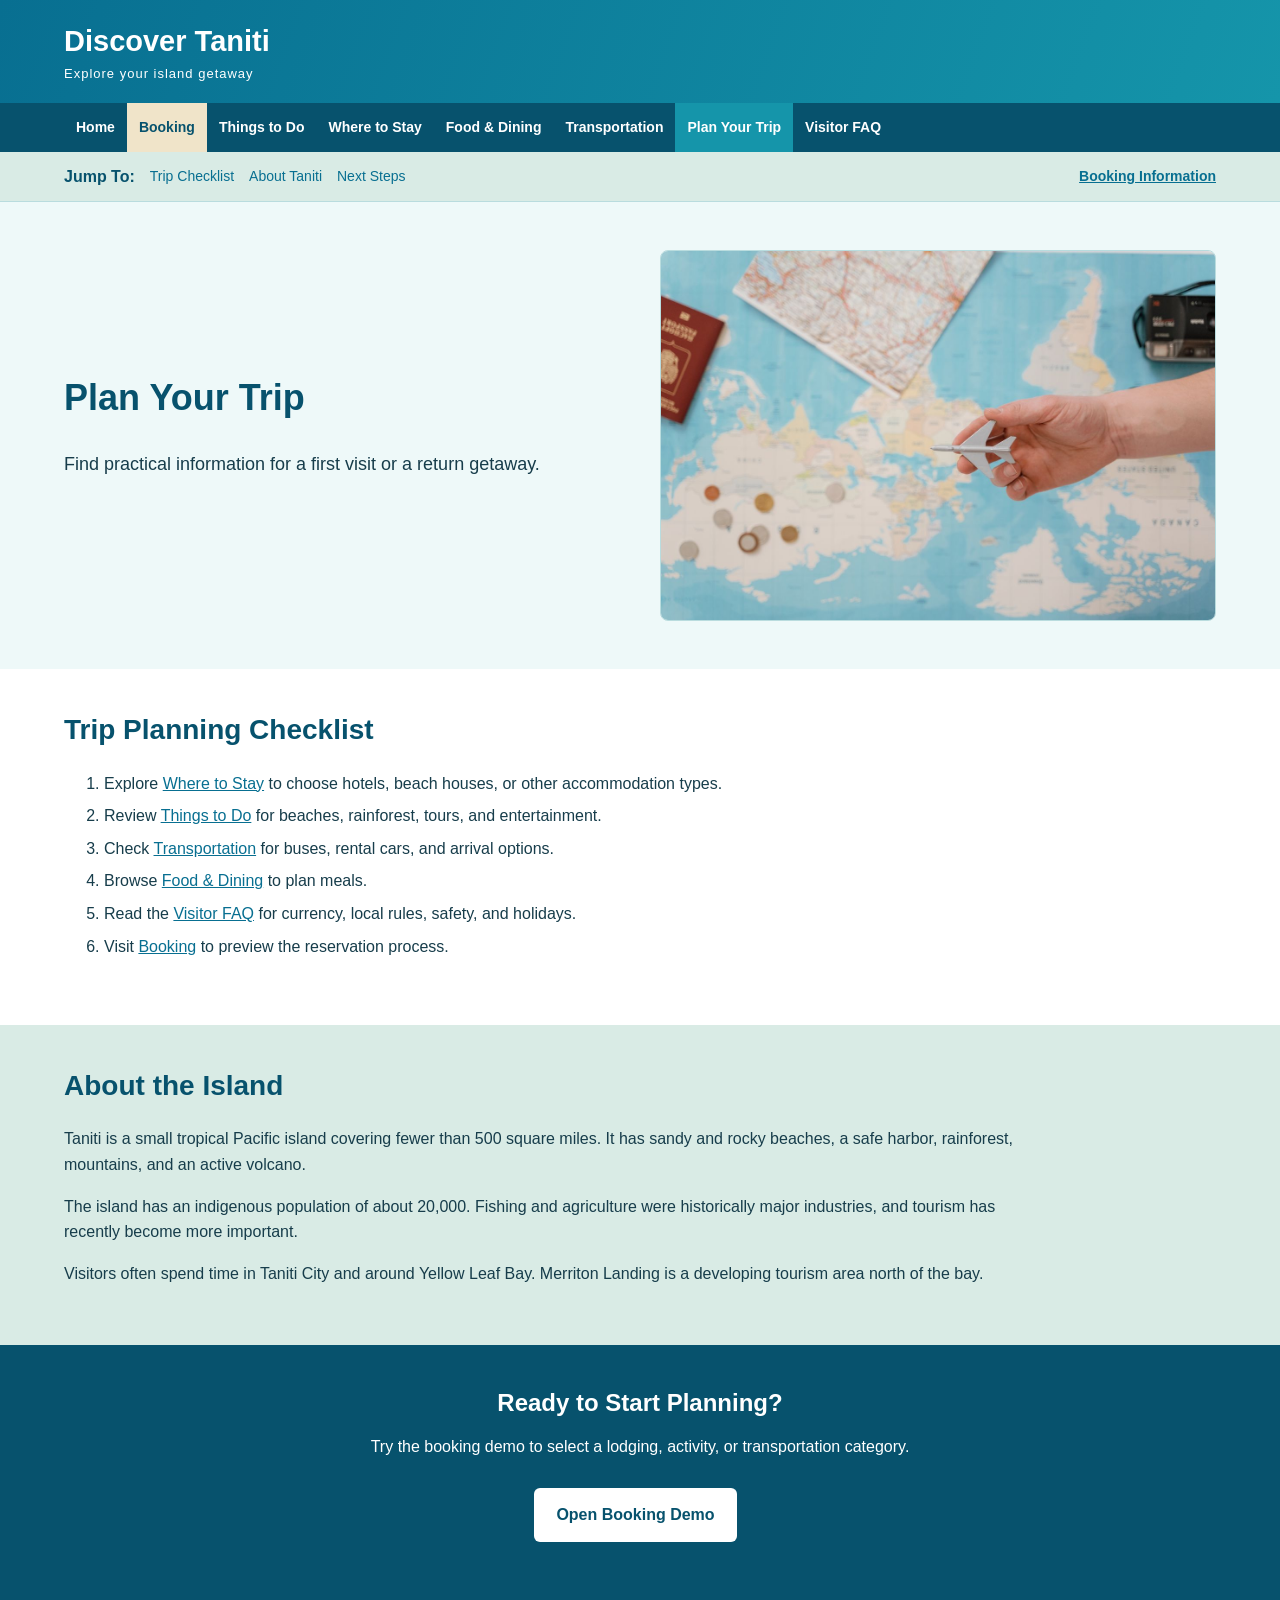
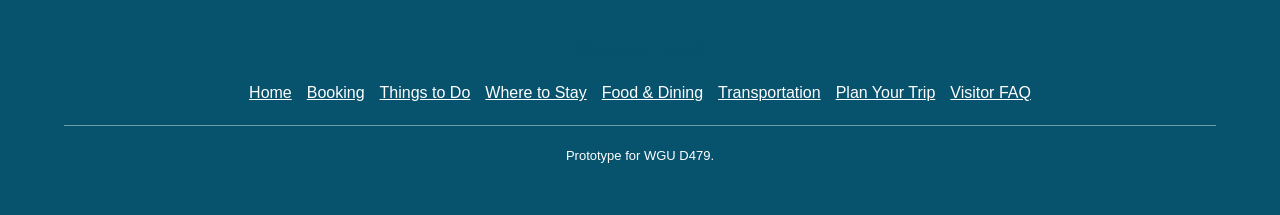
<file: PerkinsNathanD479Task1/plan.html>
<!DOCTYPE html>
<html lang="en">

<head>
    <meta charset="UTF-8">
    <meta name="viewport" content="width=device-width, initial-scale=1.0">
    <meta name="description" content="Plan a Taniti vacation with travel tips and island information.">
    <title>Plan Your Trip | Discover Taniti</title>
    <link rel="stylesheet" href="styles.css">
    <script src="script.js" defer></script>
</head>

<body>
    <a href="#main-content" class="skip-link">Skip to main content</a>

    <!-- Header -->
    <header class="site-header">
        <div class="container header-content">
            <div class="site-title">
                <a href="index.html">Discover Taniti</a>
                <p>Explore your island getaway</p>
            </div>

            <!-- HOME AND BOOKING REMAIN ACCESSIBLE ON MOBILE -->
            <div class="header-shortcuts">
                <a href="index.html">Home</a>
                <a href="booking.html" class="shortcut-booking">Booking</a>
            </div>
            <button type="button" class="menu-toggle" aria-controls="primary-navigation"
                    aria-expanded="false">Menu</button>
        </div>
    </header>

    <!-- Main Navigation -->
    <nav class="main-nav" aria-label="Main navigation">
        <div class="container nav-links" id="primary-navigation">
                <a href="index.html">Home</a>
                <a href="booking.html">Booking</a>
                <a href="activities.html">Things to Do</a>
                <a href="stay.html">Where to Stay</a>
                <a href="dining.html">Food &amp; Dining</a>
                <a href="transportation.html">Transportation</a>
                <a href="plan.html" class="active" aria-current="page">Plan Your Trip</a>
                <a href="faq.html">Visitor FAQ</a>
        </div>
    </nav>

    <!-- Secondary Navigation -->
    <nav class="secondary-nav" aria-label="On this page">
        <div class="container secondary-content">
            <div class="jump-links">
                <strong>Jump To:</strong>
                    <a href="#checklist">Trip Checklist</a>
                    <a href="#about-island">About Taniti</a>
                    <a href="#next-steps">Next Steps</a>
            </div>
            <a class="secondary-booking" href="booking.html">Booking Information</a>
        </div>
    </nav>

    <main id="main-content">
        <!-- Page Introduction -->
        <section class="page-intro container">
            <div class="page-intro-text">
                <h1>Plan Your Trip</h1>
                <p>Find practical information for a first visit or a return getaway.</p>
            </div>
            <img src="images/vacationplanstockimage.jpg" alt="" class="page-intro-image"
                 width="800" height="400">
        </section>

        <!-- Travel Checklist -->
        <section id="checklist" class="content-section">
            <div class="container">
                <h2>Trip Planning Checklist</h2>
                <ol>
                    <li>Explore <a href="stay.html">Where to Stay</a> to choose hotels,
                        beach houses, or other accommodation types.</li>
                    <li>Review <a href="activities.html">Things to Do</a> for beaches,
                        rainforest, tours, and entertainment.</li>
                    <li>Check <a href="transportation.html">Transportation</a> for
                        buses, rental cars, and arrival options.</li>
                    <li>Browse <a href="dining.html">Food &amp; Dining</a> to plan meals.</li>
                    <li>Read the <a href="faq.html">Visitor FAQ</a> for currency,
                        local rules, safety, and holidays.</li>
                    <li>Visit <a href="booking.html">Booking</a> to preview the reservation process.</li>
                </ol>
            </div>
        </section>

        <!-- About the Island -->
        <section id="about-island" class="content-section content-section-alt">
            <div class="container">
                <h2>About the Island</h2>
                <p>Taniti is a small tropical Pacific island covering fewer than
                   500 square miles. It has sandy and rocky beaches, a safe harbor,
                   rainforest, mountains, and an active volcano.</p>
                <p>The island has an indigenous population of about 20,000.
                   Fishing and agriculture were historically major industries,
                   and tourism has recently become more important.</p>
                <p>Visitors often spend time in Taniti City and around Yellow Leaf
                   Bay. Merriton Landing is a developing tourism area north of the bay.</p>
            </div>
        </section>

        <!-- Planning -->
        <section id="next-steps" class="callout-section">
            <div class="container">
                <h2>Ready to Start Planning?</h2>
                <p>Try the booking demo to select a lodging, activity, or transportation category.</p>
                <a href="booking.html" class="button button-light">Open Booking Demo</a>
            </div>
        </section>
    </main>

   
    <!-- Footer -->
    <footer class="site-footer">
        <div class="container">

            <h3>Discover Taniti</h3>

            <!-- Footer Navigation -->
            <nav aria-label="Footer navigation">
                <a href="index.html">Home</a>
                <a href="booking.html">Booking</a>
                <a href="activities.html">Things to Do</a>
                <a href="stay.html">Where to Stay</a>
                <a href="dining.html">Food &amp; Dining</a>
                <a href="transportation.html">Transportation</a>
                <a href="plan.html">Plan Your Trip</a>
                <a href="faq.html">Visitor FAQ</a>
            </nav>

            <!-- Project info -->
            <p class="source-note">
                Prototype for WGU D479.
            </p>

        </div>
    </footer>

    </body>
    </html>
</file>
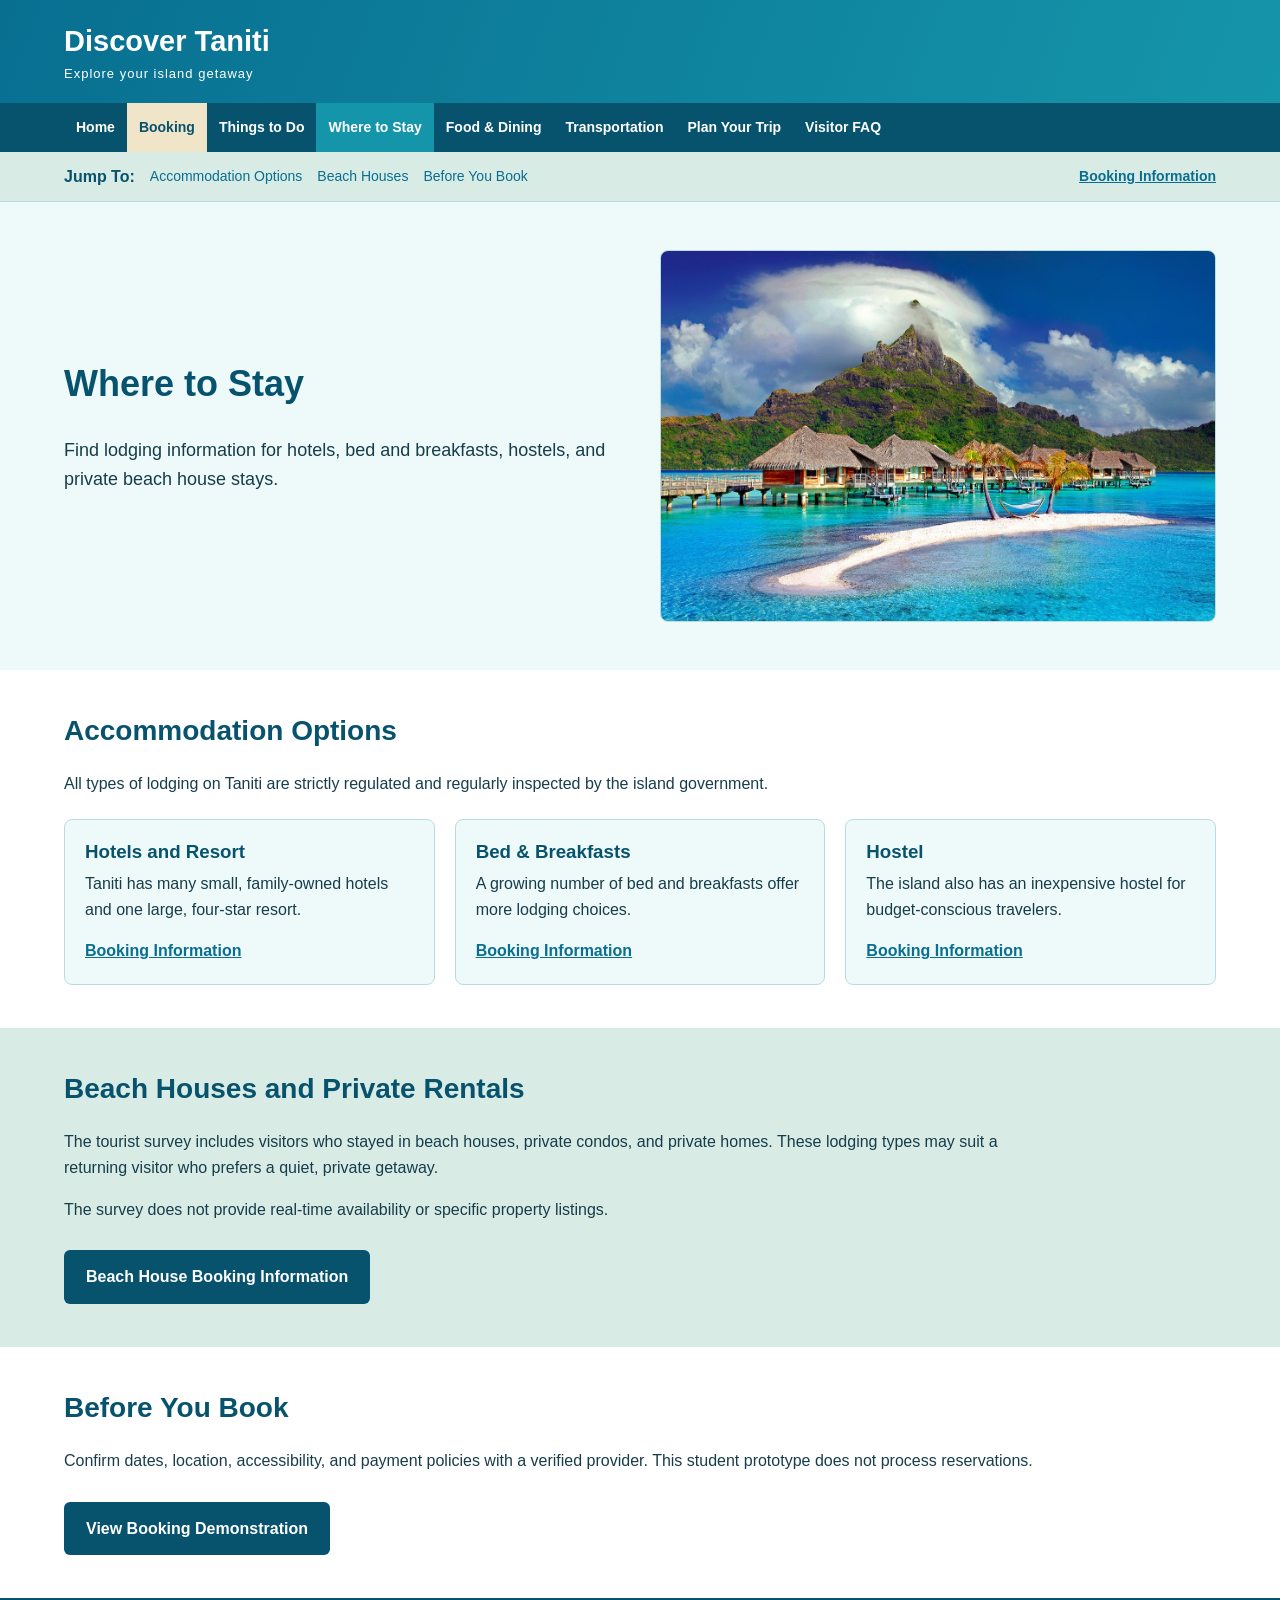
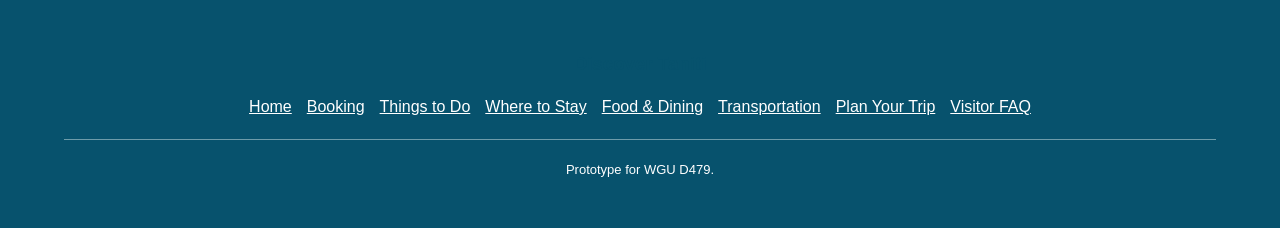
<file: PerkinsNathanD479Task1/stay.html>
<!DOCTYPE html>
<html lang="en">

<head>
    <meta charset="UTF-8">
    <meta name="viewport" content="width=device-width, initial-scale=1.0">
    <meta name="description" content="Explore Taniti hotels, four-star resort, hostel, bed and breakfasts, and beach houses.">
    <title>Where to Stay | Discover Taniti</title>
    <link rel="stylesheet" href="styles.css">
    <script src="script.js" defer></script>
</head>

<body>
    <a href="#main-content" class="skip-link">Skip to main content</a>

    <!-- Header -->
    <header class="site-header">
        <div class="container header-content">
            <div class="site-title">
                <a href="index.html">Discover Taniti</a>
                <p>Explore your island getaway</p>
            </div>

            <!-- HOME AND BOOKING REMAIN ACCESSIBLE ON MOBILE -->
            <div class="header-shortcuts">
                <a href="index.html">Home</a>
                <a href="booking.html" class="shortcut-booking">Booking</a>
            </div>
            <button type="button" class="menu-toggle" aria-controls="primary-navigation"
                    aria-expanded="false">Menu</button>
        </div>
    </header>

    <!-- Menu Navigation -->
    <nav class="main-nav" aria-label="Main navigation">
        <div class="container nav-links" id="primary-navigation">
                <a href="index.html">Home</a>
                <a href="booking.html">Booking</a>
                <a href="activities.html">Things to Do</a>
                <a href="stay.html" class="active" aria-current="page">Where to Stay</a>
                <a href="dining.html">Food &amp; Dining</a>
                <a href="transportation.html">Transportation</a>
                <a href="plan.html">Plan Your Trip</a>
                <a href="faq.html">Visitor FAQ</a>
        </div>
    </nav>

    <!-- Secondary Navigation -->
    <nav class="secondary-nav" aria-label="On this page">
        <div class="container secondary-content">
            <div class="jump-links">
                <strong>Jump To:</strong>
                    <a href="#options">Accommodation Options</a>
                    <a href="#beach-houses">Beach Houses</a>
                    <a href="#stay-advice">Before You Book</a>
            </div>
            <a class="secondary-booking" href="booking.html">Booking Information</a>
        </div>
    </nav>

    <main id="main-content">
        <!-- Page Introduction -->
        <section class="page-intro container">
            <div class="page-intro-text">
                <h1>Where to Stay</h1>
                <p>Find lodging information for hotels, bed and breakfasts, hostels, and private beach house stays.</p>
            </div>
            <img src="images/housingstockimage.jpg" alt="" class="page-intro-image"
                 width="800" height="400">
        </section>

        <!-- Accomodation Options -->
        <section id="options" class="content-section">
            <div class="container">
                <h2>Accommodation Options</h2>
                <p>All types of lodging on Taniti are strictly regulated and regularly
                   inspected by the island government.</p>
                <div class="info-grid">
                    <article class="info-card">
                        <h3>Hotels and Resort</h3>
                        <p>Taniti has many small, family-owned hotels and one large,
                           four-star resort.</p>
                        <a href="booking.html?type=stay&amp;stay=hotel" class="card-link">Booking Information</a>
                    </article>
                    <article class="info-card">
                        <h3>Bed &amp; Breakfasts</h3>
                        <p>A growing number of bed and breakfasts offer more lodging choices.</p>
                        <a href="booking.html?type=stay&amp;stay=bed-breakfast" class="card-link">Booking Information</a>
                    </article>
                    <article class="info-card">
                        <h3>Hostel</h3>
                        <p>The island also has an inexpensive hostel for budget-conscious travelers.</p>
                        <a href="booking.html?type=stay&amp;stay=hostel" class="card-link">Booking Information</a>
                    </article>
                </div>
            </div>
        </section>

        <!-- Beach house improvement used from guerrila testing -->
        <section id="beach-houses" class="content-section content-section-alt">
            <div class="container">
                <h2>Beach Houses and Private Rentals</h2>
                <p>The tourist survey includes visitors who stayed in beach houses,
                   private condos, and private homes. These lodging types may suit a
                   returning visitor who prefers a quiet, private getaway.</p>
                <p>The survey does not provide real-time availability or specific
                   property listings.</p>
                <a href="booking.html?type=stay&amp;stay=beach-house" class="button">Beach House Booking Information</a>
            </div>
        </section>

        <!-- Prompt users to confirm details -->
        <section id="stay-advice" class="content-section">
            <div class="container">
                <h2>Before You Book</h2>
                <p>Confirm dates, location, accessibility, and payment policies with a
                   verified provider. This student prototype does not process reservations.</p>
                <a href="booking.html?type=stay" class="button">View Booking Demonstration</a>
            </div>
        </section>
    </main>

    
    <!-- Footer -->
    <footer class="site-footer">
        <div class="container">

            <h3>Discover Taniti</h3>

            <!-- Footer Navigation -->
            <nav aria-label="Footer navigation">
                <a href="index.html">Home</a>
                <a href="booking.html">Booking</a>
                <a href="activities.html">Things to Do</a>
                <a href="stay.html">Where to Stay</a>
                <a href="dining.html">Food &amp; Dining</a>
                <a href="transportation.html">Transportation</a>
                <a href="plan.html">Plan Your Trip</a>
                <a href="faq.html">Visitor FAQ</a>
            </nav>

            <!-- Project info -->
            <p class="source-note">
                Prototype for WGU D479.
            </p>

        </div>
    </footer>

    </body>
    </html>
</file>
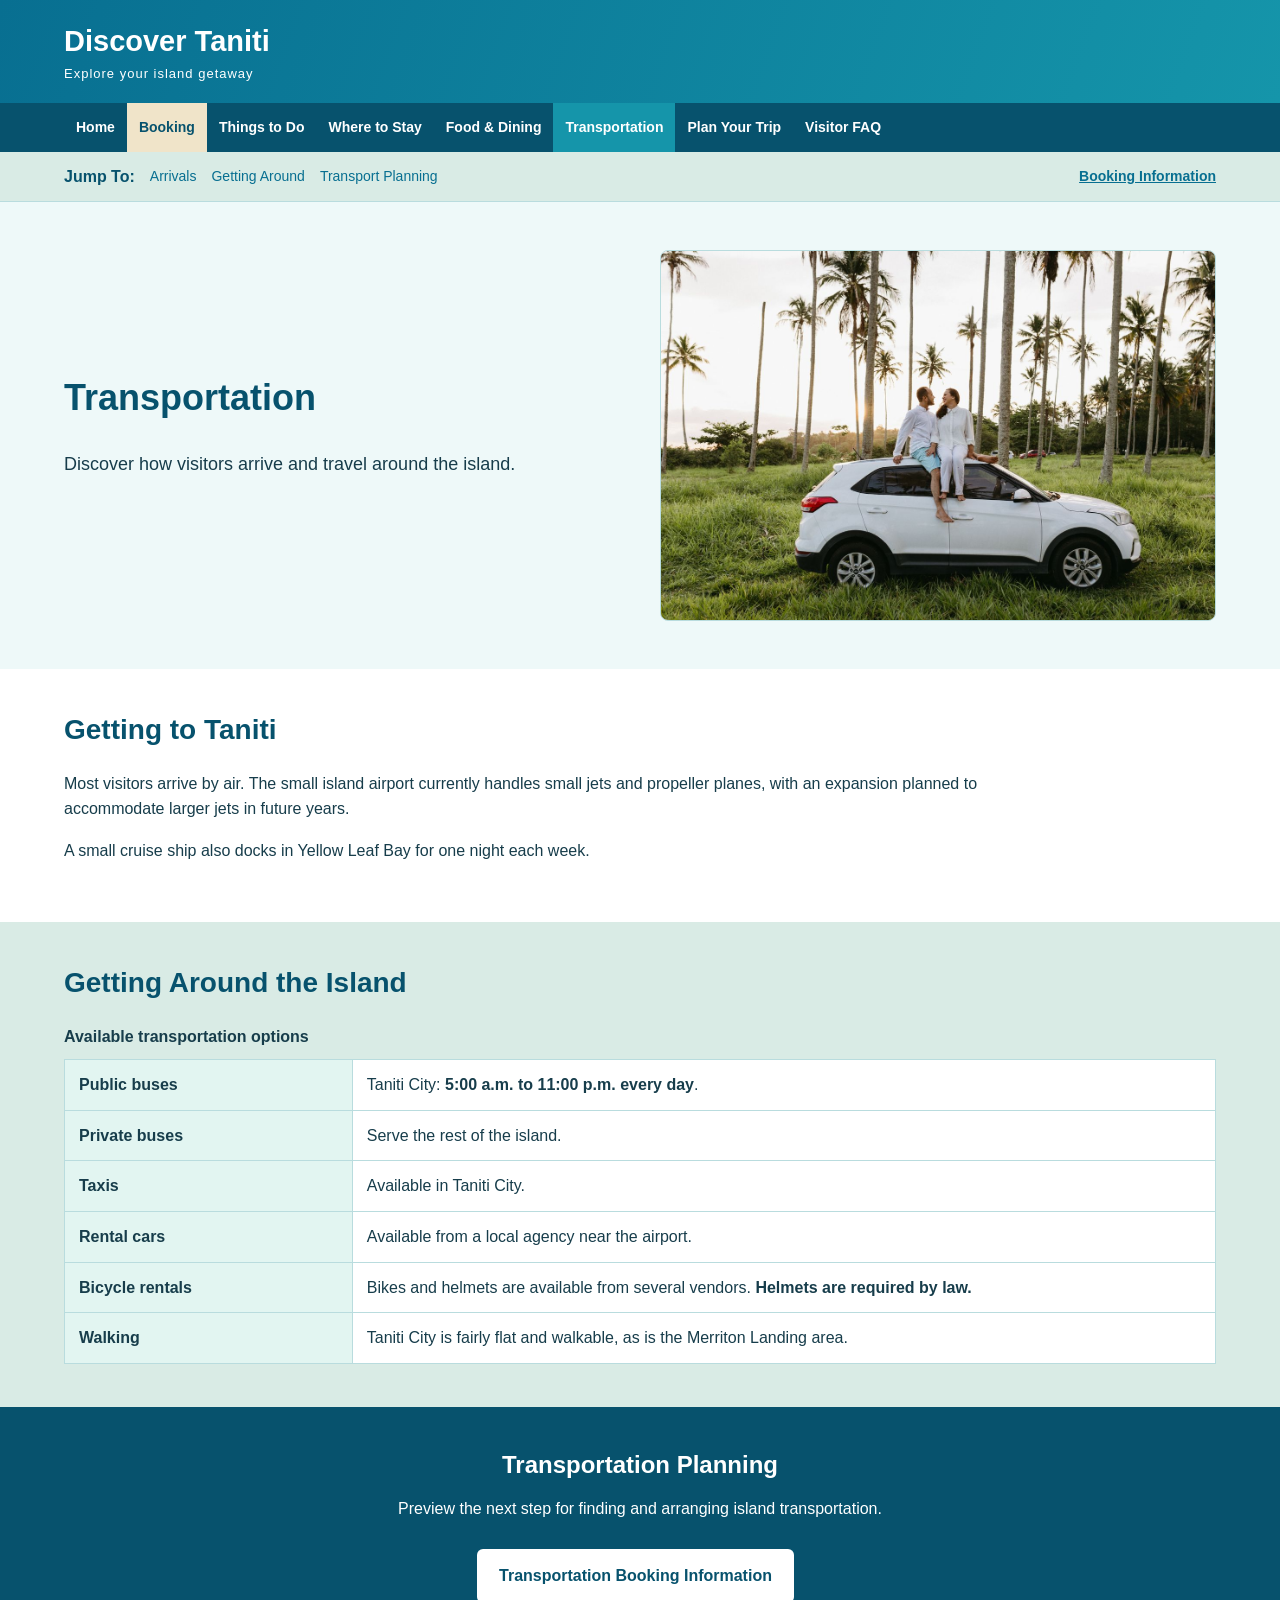
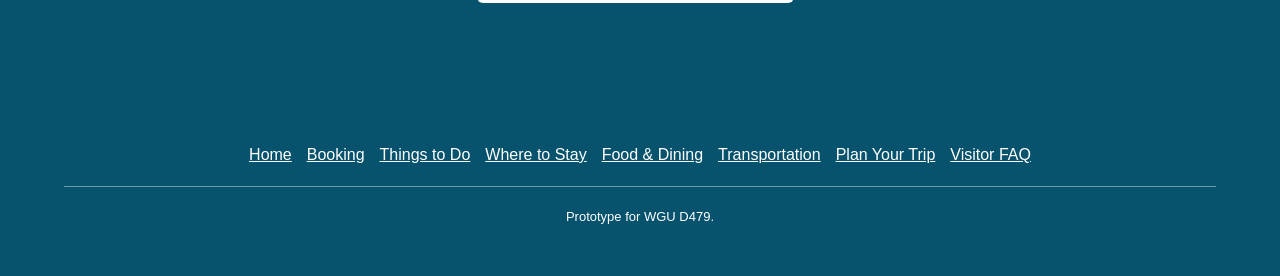
<file: PerkinsNathanD479Task1/transportation.html>
<!DOCTYPE html>
<html lang="en">

<head>
    <meta charset="UTF-8">
    <meta name="viewport" content="width=device-width, initial-scale=1.0">
    <meta name="description" content="Taniti buses, taxis, rental cars, bikes, airport and cruise arrivals.">
    <title>Transportation | Discover Taniti</title>
    <link rel="stylesheet" href="styles.css">
    <script src="script.js" defer></script>
</head>

<body>
    <a href="#main-content" class="skip-link">Skip to main content</a>

    <!-- Header -->
    <header class="site-header">
        <div class="container header-content">
            <div class="site-title">
                <a href="index.html">Discover Taniti</a>
                <p>Explore your island getaway</p>
            </div>

            <!-- HOME AND BOOKING REMAIN ACCESSIBLE ON MOBILE -->
            <div class="header-shortcuts">
                <a href="index.html">Home</a>
                <a href="booking.html" class="shortcut-booking">Booking</a>
            </div>
            <button type="button" class="menu-toggle" aria-controls="primary-navigation"
                    aria-expanded="false">Menu</button>
        </div>
    </header>

    <!-- Main Navigation -->
    <nav class="main-nav" aria-label="Main navigation">
        <div class="container nav-links" id="primary-navigation">
                <a href="index.html">Home</a>
                <a href="booking.html">Booking</a>
                <a href="activities.html">Things to Do</a>
                <a href="stay.html">Where to Stay</a>
                <a href="dining.html">Food &amp; Dining</a>
                <a href="transportation.html" class="active" aria-current="page">Transportation</a>
                <a href="plan.html">Plan Your Trip</a>
                <a href="faq.html">Visitor FAQ</a>
        </div>
    </nav>

    <!-- Secondary Navigation -->
    <nav class="secondary-nav" aria-label="On this page">
        <div class="container secondary-content">
            <div class="jump-links">
                <strong>Jump To:</strong>
                    <a href="#arrivals">Arrivals</a>
                    <a href="#getting-around">Getting Around</a>
                    <a href="#transport-booking">Transport Planning</a>
            </div>
            <a class="secondary-booking" href="booking.html">Booking Information</a>
        </div>
    </nav>

    <main id="main-content">
        <!-- Page Introduction -->
        <section class="page-intro container">
            <div class="page-intro-text">
                <h1>Transportation</h1>
                <p>Discover how visitors arrive and travel around the island.</p>
            </div>
            <img src="images/vehiclestockimage.jpg" alt="" class="page-intro-image"
                 width="800" height="400">
        </section>

        <!-- Arrival Options -->
        <section id="arrivals" class="content-section">
            <div class="container">
                <h2>Getting to Taniti</h2>
                <p>Most visitors arrive by air. The small island airport currently
                   handles small jets and propeller planes, with an expansion planned
                   to accommodate larger jets in future years.</p>
                <p>A small cruise ship also docks in Yellow Leaf Bay for one night
                   each week.</p>
            </div>
        </section>

        <!-- Transportation -->
        <section id="getting-around" class="content-section content-section-alt">
            <div class="container">
                <h2>Getting Around the Island</h2>
                <table class="facts-table">
                    <caption>Available transportation options</caption>
                    <tbody>
                        <tr><th scope="row">Public buses</th><td>Taniti City: <strong>5:00 a.m. to 11:00 p.m. every day</strong>.</td></tr>
                        <tr><th scope="row">Private buses</th><td>Serve the rest of the island.</td></tr>
                        <tr><th scope="row">Taxis</th><td>Available in Taniti City.</td></tr>
                        <tr><th scope="row">Rental cars</th><td>Available from a local agency near the airport.</td></tr>
                        <tr><th scope="row">Bicycle rentals</th><td>Bikes and helmets are available from several vendors. <strong>Helmets are required by law.</strong></td></tr>
                        <tr><th scope="row">Walking</th><td>Taniti City is fairly flat and walkable, as is the Merriton Landing area.</td></tr>
                    </tbody>
                </table>
            </div>
        </section>

        <!-- Transport Planning -->
        <section id="transport-booking" class="callout-section">
            <div class="container">
                <h2>Transportation Planning</h2>
                <p>Preview the next step for finding and arranging island transportation.</p>
                <a href="booking.html?type=transport" class="button button-light">Transportation Booking Information</a>
            </div>
        </section>
    </main>

    
    <!-- Footer -->
    <footer class="site-footer">
        <div class="container">

            <h3>Discover Taniti</h3>

            <!-- FFooter Navigation -->
            <nav aria-label="Footer navigation">
                <a href="index.html">Home</a>
                <a href="booking.html">Booking</a>
                <a href="activities.html">Things to Do</a>
                <a href="stay.html">Where to Stay</a>
                <a href="dining.html">Food &amp; Dining</a>
                <a href="transportation.html">Transportation</a>
                <a href="plan.html">Plan Your Trip</a>
                <a href="faq.html">Visitor FAQ</a>
            </nav>

            <!-- Project Info -->
            <p class="source-note">
                Prototype for WGU D479.
            </p>

        </div>
    </footer>

    </body>
    </html>
</file>
<file: PerkinsNathanD479Task1/styles.css>
/* Tropical Colors for Taniti */
:root {
    --ocean-blue: #086F91;
    --deep-blue: #07526D;
    --tropical-teal: #1595AA;
    --seafoam: #D9EBE5;
    --soft-sand: #F0E4C9;
    --light-blue: #EEF9F9;
    --dark-text: #173D4B;
    --secondary-text: #436A78;
    --white: #FFFFFF;
    --line-color: #B9DCDE;
}

/* General Styling */
* {
    box-sizing: border-box;
}

html {
    scroll-behavior: smooth;
}

body {
    margin: 0;
    font-family: Arial, sans-serif;
    font-size: 16px;
    line-height: 1.6;
    color: var(--dark-text);
    background-color: var(--light-blue);
}

.container {
    width: 90%;
    max-width: 1200px;
    margin: auto;
}

h1, h2, h3 {
    line-height: 1.25;
    color: var(--deep-blue);
}

a {
    color: var(--ocean-blue);
}

a:hover {
    text-decoration: underline;
}

a:focus-visible,
button:focus-visible,
select:focus-visible,
summary:focus-visible {
    outline: 3px solid #B47712;
    outline-offset: 3px;
}

.skip-link {
    position: absolute;
    left: 10px;
    top: -100px;
    padding: 12px;
    background: var(--white);
    z-index: 100;
}

.skip-link:focus {
    top: 10px;
}

/* Header */
.site-header {
    color: var(--white);
    background: linear-gradient(110deg, var(--ocean-blue), var(--tropical-teal));
    padding: 18px 0;
}

.header-content {
    display: flex;
    justify-content: space-between;
    align-items: center;
    gap: 18px;
}

.site-title a {
    color: var(--white);
    font-size: 29px;
    font-weight: bold;
    text-decoration: none;
}

.site-title p {
    margin: 0;
    font-size: 13px;
    letter-spacing: 1px;
}

.header-shortcuts,
.menu-toggle {
    display: none;
}

/* Main Navigation */
.main-nav {
    background-color: var(--deep-blue);
}

.nav-links {
    display: flex;
    flex-wrap: wrap;
    align-items: center;
}

.main-nav a {
    color: var(--white);
    text-decoration: none;
    padding: 13px 12px;
    font-size: 14px;
    font-weight: bold;
}

.main-nav a:hover,
.main-nav a.active {
    background-color: var(--tropical-teal);
    color: var(--white);
    text-decoration: none;
}

/* Booking follows Home, as suggested during testing. */
.main-nav a[href="booking.html"] {
    background-color: var(--soft-sand);
    color: var(--deep-blue);
}

.main-nav a[href="booking.html"]:hover,
.main-nav a[href="booking.html"].active {
    background-color: var(--white);
    color: var(--deep-blue);
}

/* Secondary Navigation */
.secondary-nav {
    background-color: var(--seafoam);
    padding: 12px 0;
    border-bottom: 1px solid var(--line-color);
}

.secondary-content {
    display: flex;
    justify-content: space-between;
    align-items: center;
    gap: 15px;
}

.jump-links {
    display: flex;
    flex-wrap: wrap;
    align-items: center;
    gap: 15px;
}

.jump-links strong {
    color: var(--deep-blue);
}

.jump-links a {
    text-decoration: none;
    font-size: 14px;
}

.secondary-booking {
    white-space: nowrap;
    font-weight: bold;
    font-size: 14px;
}

/* Buttons */
.button {
    display: inline-block;
    padding: 12px 20px;
    margin: 12px 9px 0 0;
    border: 2px solid transparent;
    border-radius: 6px;
    background-color: var(--deep-blue);
    color: var(--white);
    font-size: 16px;
    font-weight: bold;
    font-family: inherit;
    text-decoration: none;
    cursor: pointer;
}

.button:hover {
    background-color: var(--ocean-blue);
    color: var(--white);
    text-decoration: none;
}

.button-light {
    background-color: var(--white);
    color: var(--deep-blue);
}

.button-light:hover {
    background-color: var(--soft-sand);
    color: var(--deep-blue);
}

.button-outline {
    border-color: var(--ocean-blue);
    color: var(--deep-blue);
    background-color: var(--white);
}

.button-outline:hover {
    color: var(--white);
}

/* Home page welcome */
.welcome-section {
    text-align: center;
    color: var(--white);
    padding: 60px 0;
    background: linear-gradient(130deg, #067D9E, #13A9B4 67%, #53C7C1);
}

.welcome-section h1 {
    margin: 0 0 15px;
    font-size: clamp(32px, 5vw, 58px);
    color: var(--white);
}

.welcome-section p {
    max-width: 650px;
    margin: 0 auto 16px;
    font-size: 19px;
}

/* Home page cards */
.feature-section {
    padding: 50px 0;
}

.feature-section > .container > h2 {
    margin-top: 0;
    text-align: center;
    font-size: 30px;
}

.feature-section > .container > p {
    text-align: center;
}

.feature-grid {
    display: grid;
    grid-template-columns: repeat(2, minmax(0, 1fr));
    gap: 24px;
    margin-top: 25px;
}

.feature-card {
    background-color: var(--white);
    border: 1px solid var(--line-color);
    border-radius: 9px;
    overflow: hidden;
    padding: 0 0 22px;
    text-align: center;
    box-shadow: 0 7px 18px rgba(2, 56, 73, 0.09);
}

/* Larger box added to reflect the guerrilla testing feedback. */
.card-photo {
    display: block;
    width: 100%;
    height: 245px;
    object-fit: cover;
    background-color: var(--tropical-teal);
}

.feature-card h3 {
    font-size: 24px;
    margin: 18px 18px 4px;
}

.feature-card p {
    margin: 0 20px 12px;
    color: var(--secondary-text);
}

.card-link {
    display: inline-block;
    font-weight: bold;
    margin: 6px 0 0;
}

/* Secondary Page Intros */
.page-intro {
    display: grid;
    grid-template-columns: 1fr 1fr;
    align-items: center;
    gap: 40px;
    padding-top: 48px;
    padding-bottom: 48px;
}

.page-intro h1 {
    font-size: 36px;
    margin-top: 0;
}

.page-intro p {
    max-width: 550px;
    font-size: 18px;
}

.page-intro-image {
    display: block;
    width: 100%;
    height: auto;
    border-radius: 8px;
    border: 1px solid var(--line-color);
}

/* General Content Sections */
.content-section {
    background-color: var(--white);
    padding: 43px 0;
}

.content-section-alt {
    background-color: var(--seafoam);
}

.content-section h2 {
    font-size: 28px;
    margin-top: 0;
}

.content-section p,
.content-section li {
    max-width: 970px;
}

.content-section li {
    padding-bottom: 7px;
}

.info-grid {
    display: grid;
    grid-template-columns: repeat(3, minmax(0, 1fr));
    gap: 20px;
    margin-top: 22px;
}

.info-card {
    background-color: var(--light-blue);
    border: 1px solid var(--line-color);
    border-radius: 8px;
    padding: 20px;
}

.info-card h3 {
    margin: 0 0 8px;
}

.info-card p {
    margin: 0 0 10px;
}

.callout-section {
    padding: 43px 0;
    text-align: center;
    background-color: var(--deep-blue);
    color: var(--white);
}

.callout-section h2 {
    color: var(--white);
    margin: 0 0 8px;
}

/* Transportation Table */
.facts-table {
    width: 100%;
    border-collapse: collapse;
    margin-top: 18px;
    background-color: var(--white);
}

.facts-table caption {
    text-align: left;
    font-weight: bold;
    padding-bottom: 10px;
}

.facts-table th,
.facts-table td {
    padding: 12px 14px;
    border: 1px solid var(--line-color);
    text-align: left;
}

.facts-table th {
    width: 25%;
    background-color: #E2F5F1;
}

/* FAQ */
.faq-list details {
    background-color: var(--white);
    border: 1px solid var(--line-color);
    margin-bottom: 12px;
    padding: 14px 18px;
    border-radius: 7px;
}

.faq-list summary {
    cursor: pointer;
    color: var(--deep-blue);
    font-weight: bold;
}

.faq-list p {
    margin-bottom: 0;
}

/* Booking Formm */
.booking-section {
    background-color: var(--seafoam);
    padding: 43px 0;
}

.booking-form {
    background-color: var(--white);
    max-width: 730px;
    padding: 30px;
    border: 1px solid var(--line-color);
    border-radius: 8px;
}

.booking-form label {
    display: block;
    font-weight: bold;
    color: var(--deep-blue);
    margin: 18px 0 5px;
}

.booking-form select {
    width: 100%;
    padding: 12px;
    border: 1px solid var(--secondary-text);
    border-radius: 4px;
    font-family: Arial, sans-serif;
    font-size: 16px;
}

.booking-form button {
    margin-top: 24px;
}

.prototype-note,
.form-note {
    font-size: 14px;
    max-width: 720px;
}

.booking-result {
    border-left: 5px solid var(--tropical-teal);
    padding: 20px;
    margin-top: 22px;
    background-color: var(--light-blue);
}

.booking-result[hidden],
#stay-options[hidden] {
    display: none;
}

/* FOOTER */
.site-footer {
    background-color: var(--deep-blue);
    color: var(--white);
    padding: 35px 0;
    text-align: center;
}

.site-footer h2 {
    color: var(--white);
}

.site-footer nav {
    display: flex;
    justify-content: center;
    flex-wrap: wrap;
    gap: 15px;
}

.site-footer a {
    color: var(--white);
}

.site-footer p {
    margin-top: 19px;
}

.source-note {
    border-top: 1px solid #6D9CAA;
    padding-top: 20px;
    font-size: 13px;
}

/* Mobile Use */
@media (max-width: 900px) {
    .header-shortcuts,
    .menu-toggle {
        display: flex;
    }

    .header-shortcuts {
        align-items: center;
        gap: 8px;
        margin-left: auto;
    }

    .header-shortcuts a,
    .menu-toggle {
        padding: 7px 10px;
        border-radius: 5px;
        border: 1px solid rgba(255, 255, 255, 0.5);
        background: transparent;
        color: var(--white);
        font-weight: bold;
        font-size: 13px;
        text-decoration: none;
    }

    .header-shortcuts .shortcut-booking {
        color: var(--deep-blue);
        background: var(--soft-sand);
    }

    .menu-toggle {
        cursor: pointer;
        font-family: inherit;
    }

    .main-nav {
        display: none;
    }

    .main-nav.open {
        display: block;
    }

    .nav-links {
        flex-direction: column;
        align-items: stretch;
    }

    .main-nav a {
        padding: 12px 15px;
    }

    .page-intro {
        gap: 24px;
    }

    .info-grid {
        grid-template-columns: 1fr;
    }
}

@media (max-width: 650px) {
    .header-content {
        flex-wrap: wrap;
    }

    .site-title a {
        font-size: 23px;
    }

    .secondary-content {
        flex-direction: column;
        align-items: flex-start;
    }

    .jump-links {
        gap: 10px;
    }

    .welcome-section {
        padding: 45px 0;
    }

    .welcome-section p {
        font-size: 17px;
    }

    .feature-grid,
    .page-intro {
        grid-template-columns: 1fr;
    }

    .card-photo {
        height: 220px;
    }

    .page-intro {
        padding-top: 30px;
        padding-bottom: 30px;
    }

    .facts-table th,
    .facts-table td {
        padding: 9px 8px;
        font-size: 14px;
    }

    .booking-form {
        padding: 20px;
    }
}

@media (prefers-reduced-motion: reduce) {
    html {
        scroll-behavior: auto;
    }
}
</file>
